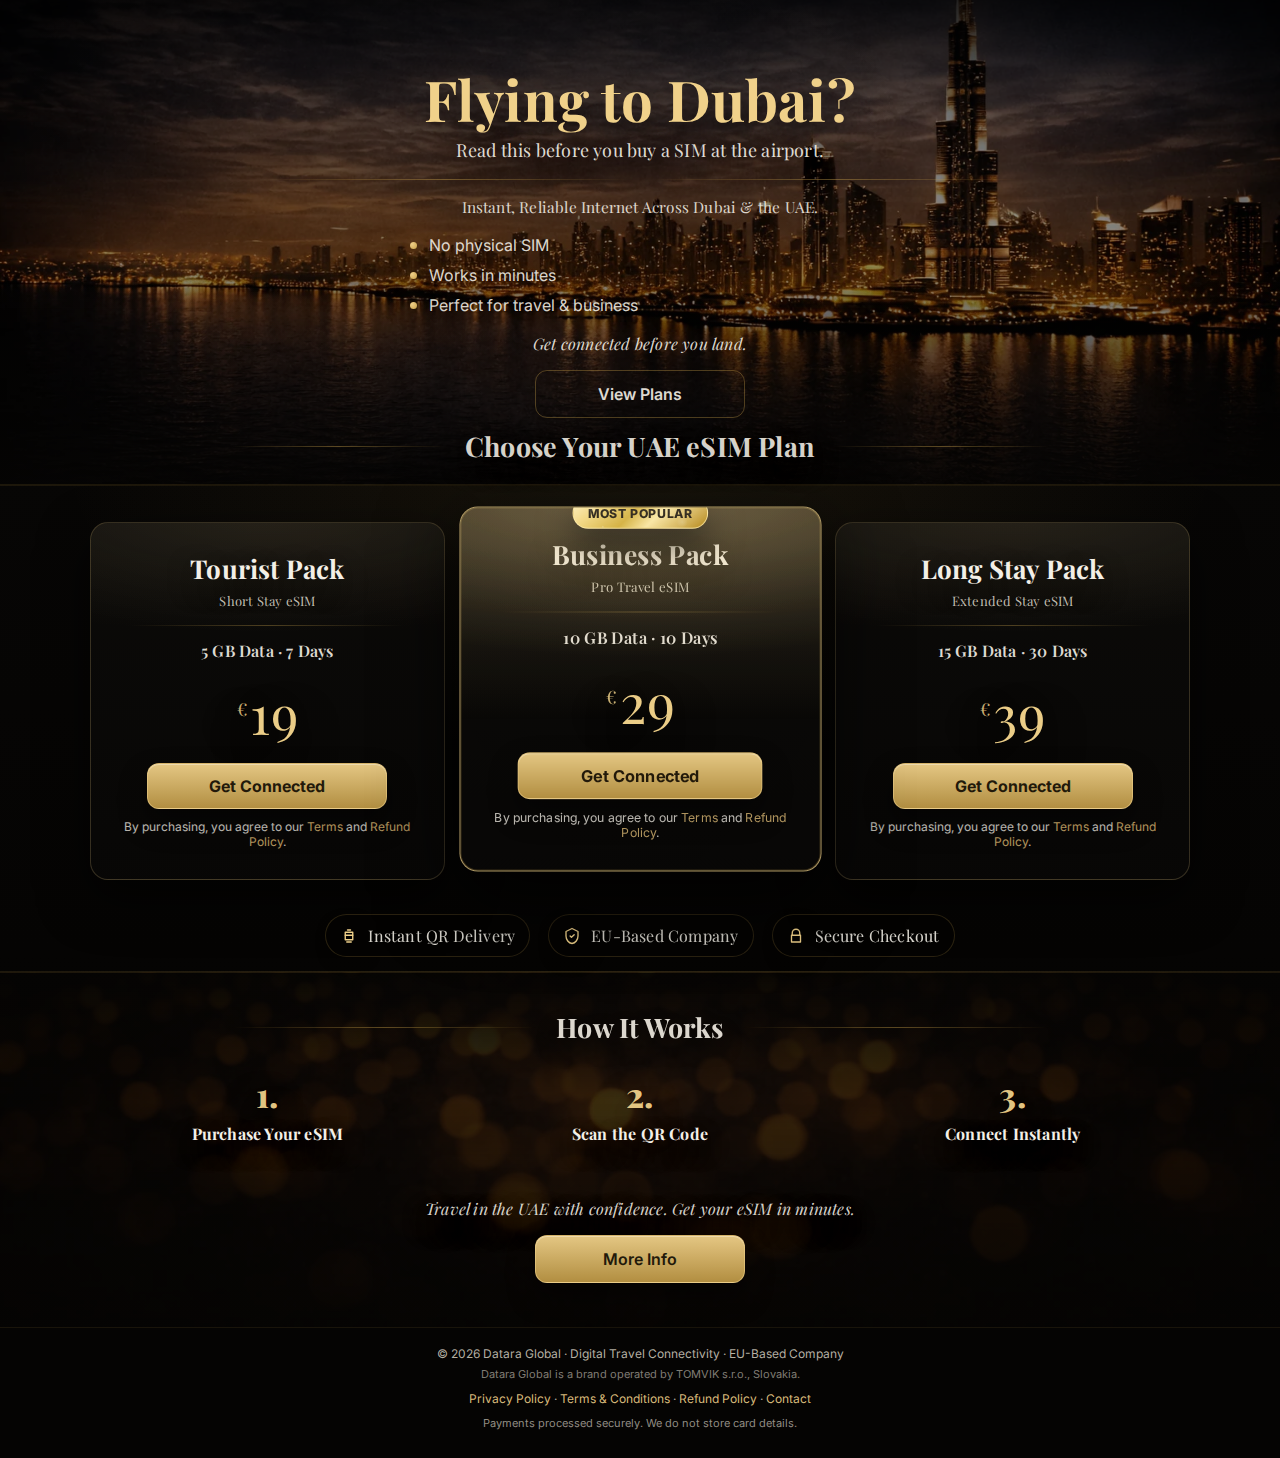
<file: index.html>
<!doctype html>
<html lang="en">
<head>
  <meta charset="utf-8" />
  <meta name="viewport" content="width=device-width, initial-scale=1" />
  <title>UAE eSIM for Dubai &amp; UAE Travel | uaesim</title>
  <meta name="description" content="Premium UAE eSIMs with instant QR delivery, fast data, and easy setup before you land in Dubai." />
  <link rel="canonical" href="https://uaesim.com/" />
  <meta property="og:title" content="UAE eSIM for Dubai &amp; UAE Travel | uaesim" />
  <meta property="og:description" content="Premium UAE eSIMs with instant QR delivery, fast data, and easy setup before you land in Dubai." />
  <meta property="og:type" content="website" />
  <meta property="og:url" content="https://uaesim.com/" />
  <meta property="og:image" content="https://uaesim.com/assets/hero-dubai.webp" />
  <meta name="twitter:card" content="summary_large_image" />
  <meta name="twitter:title" content="UAE eSIM for Dubai &amp; UAE Travel | uaesim" />
  <meta name="twitter:description" content="Premium UAE eSIMs with instant QR delivery, fast data, and easy setup before you land in Dubai." />
  <meta name="twitter:image" content="https://uaesim.com/assets/hero-dubai.webp" />
  <link rel="preconnect" href="https://fonts.googleapis.com">
  <link rel="preconnect" href="https://fonts.gstatic.com" crossorigin>
  <link href="https://fonts.googleapis.com/css2?family=Inter:wght@300;400;500;600&family=Playfair+Display:wght@500;600;700&display=swap" rel="stylesheet">

  <style>

    :root{
      --bg:#070605;
      --panel:#0c0b09;
      --panel2:#0a0907;
      --text:#f3efe6;
      --muted:#d6d0c2;
      --gold:#caa24a;
      --gold2:#f0d18a;
      --line: rgba(202,162,74,.45);
      --shadow: 0 18px 50px rgba(0,0,0,.65);
      --radius: 18px;
    }
    *{box-sizing:border-box}
    html,body{height:100%}
    body{
      margin:0;
      font-family: Inter, system-ui, -apple-system, Segoe UI, Roboto, Arial, sans-serif;
      color:var(--text);
      background: radial-gradient(1200px 600px at 50% 0%, rgba(202,162,74,.10), transparent 55%),
                  linear-gradient(#050403, #070605 30%, #050403);
      overflow-x:hidden;
    }
    a{color:inherit}
    .wrap{width:min(1100px, 92vw); margin:0 auto;}
    .serif{font-family:"Playfair Display", serif; letter-spacing:.2px}
    .center{text-align:center}
    .muted{color:var(--muted)}
    .gold{color:var(--gold2)}
    .hr{
      display:flex; align-items:center; gap:18px;
      margin: 18px auto 0;
      width:min(760px, 92vw);
      opacity:.95;
    }
    .hr::before, .hr::after{
      content:""; height:1px; flex:1;
      background:linear-gradient(90deg, transparent, var(--line), transparent);
    }
    .chipline{
      display:inline-block;
      padding: 10px 14px;
      border:1px solid rgba(202,162,74,.25);
      border-left:0;border-right:0;
      color: rgba(243,239,230,.95);
      font-weight:500;
      letter-spacing:.2px;
    }
    /* HERO */
    .hero{
      position:relative;
      min-height: auto;
      padding: 70px 0 10px;
      background:
        linear-gradient(180deg, rgba(0,0,0,.86) 0%, rgba(0,0,0,.54) 22%, rgba(0,0,0,.40) 55%, rgba(5,4,3,.92) 100%),
        url("assets/hero-dubai.webp");
      background-size: cover;
      background-position: right 55% center;
      border-bottom: 1px solid rgba(202,162,74,.14);
    }
    .hero::after{
      content:"";
      position:absolute; inset:0;
      background: radial-gradient(900px 520px at 28% 18%, rgba(0,0,0,.20), transparent 62%);
      pointer-events:none;
      mix-blend-mode: normal;
    }
    .hero-inner{position:relative; z-index:1}
    h1{
      margin:0;
      font-size: clamp(40px, 4.4vw, 62px);
      line-height:1.03;
      text-shadow: 0 12px 30px rgba(0,0,0,.65);
    }
    .sub1{
      margin: 10px 0 0;
      font-size: clamp(16px, 1.4vw, 22px);
      color: rgba(243,239,230,.92);
      text-shadow: 0 10px 26px rgba(0,0,0,.6);
    }
    .lead{
      margin: 16px auto 0;
      width: min(720px, 92vw);
      font-size: clamp(14px, 1.2vw, 18px);
      color: rgba(243,239,230,.88);
    }
    .bullets{
      margin: 18px auto 0;
      width: min(460px, 92vw);
      text-align:left;
      display:grid;
      gap:10px;
      font-size: 16px;
      color: rgba(243,239,230,.90);
    }
    .bullet{
      display:flex; align-items:flex-start; gap:12px;
    }
    .dot{
      margin-top: 7px;
      width:7px;height:7px;border-radius:999px;
      background: radial-gradient(circle at 30% 30%, var(--gold2), var(--gold));
      box-shadow: 0 0 18px rgba(202,162,74,.55);
      flex:0 0 auto;
    }
    .hero-cta{
      margin: 18px auto 0;
      font-style: italic;
      color: rgba(243,239,230,.92);
    }
    .btn{
      display:inline-flex;
      align-items:center;
      justify-content:center;
      gap:10px;
      padding: 13px 22px;
      border-radius: 12px;
      border:1px solid rgba(240,209,138,.55);
      background: linear-gradient(180deg, rgba(240,209,138,.95), rgba(202,162,74,.88));
      color:#22190a;
      font-weight: 600;
      text-decoration:none;
      box-shadow: 0 14px 28px rgba(0,0,0,.45), inset 0 1px 0 rgba(255,255,255,.35);
      transition: transform .12s ease, filter .12s ease;
      min-width: 210px;
    }
    .btn:hover{transform: translateY(-1px); filter: brightness(1.03);}
    .btn:active{transform: translateY(0px); filter: brightness(.98);}
    .btn.secondary{
      background: transparent;
      color: rgba(243,239,230,.92);
      border:1px solid rgba(202,162,74,.35);
      box-shadow:none;
      min-width: 210px;
    }
    .btnwrap{margin-top: 16px}
    /* SECTION TITLES */
    .section{
      padding: 34px 0;
      background: linear-gradient(180deg, rgba(5,4,3,.98), rgba(7,6,5,.98));
    }
    .title-row{
      display:flex;
      align-items:center;
      justify-content:center;
      gap:18px;
      margin: 10px auto 10px;
      width: min(820px, 92vw);
      opacity:.95;
    }
    .title-row::before, .title-row::after{
      content:""; height:1px; flex:1;
      background: linear-gradient(90deg, transparent, var(--line), transparent);
    }
    .title-row h2{
      margin:0;
      font-size: clamp(20px, 2.1vw, 28px);
      color: rgba(243,239,230,.95);
      text-shadow: 0 10px 24px rgba(0,0,0,.55);
    }

    /* PRICING */
    .plans{
      padding: 18px 0 8px;
      background: radial-gradient(900px 500px at 50% -10%, rgba(202,162,74,.10), transparent 65%),
                  linear-gradient(180deg, rgba(7,6,5,.98), rgba(5,4,3,.98));
      border-top: 1px solid rgba(202,162,74,.12);
      border-bottom: 1px solid rgba(202,162,74,.12);
    }
    .grid{
      display:grid;
      grid-template-columns: repeat(3, 1fr);
      gap: 18px;
      margin-top: 18px;
    }
    .card{
      position:relative;
      padding: 22px 18px 18px;
      border-radius: var(--radius);
      background:
        radial-gradient(900px 200px at 50% 0%, rgba(202,162,74,.08), transparent 55%),
        linear-gradient(180deg, rgba(12,11,9,.92), rgba(8,7,6,.94));
      border:1px solid rgba(240,209,138,.20);
      box-shadow: var(--shadow);
      text-align:center;
      overflow:hidden;
    }
    .card::after{
      content:"";
      position:absolute; inset:0;
      background: radial-gradient(600px 240px at 50% -10%, rgba(255,255,255,.06), transparent 62%);
      pointer-events:none;
    }
    .card.featured{
      border: 1px solid rgba(240,209,138,.70);
      box-shadow: 0 26px 78px rgba(0,0,0,.78), 0 0 0 1px rgba(202,162,74,.25) inset;
      transform: translateY(-12px) scale(1.02);
      z-index: 2;
    }
    .card.featured::before{
      content:"";
      position:absolute; inset:-2px;
      border-radius: calc(var(--radius) + 2px);
      background: radial-gradient(700px 240px at 50% 0%, rgba(240,209,138,.28), transparent 62%),
                  linear-gradient(180deg, rgba(240,209,138,.18), transparent 60%);
      pointer-events:none;
      filter: blur(0px);
      opacity: .9;
    }
    .card.featured .badge{
      top: -10px;
      padding: 7px 14px;
      box-shadow: 0 16px 34px rgba(0,0,0,.55);
    }
    .badge{
      position:absolute;
      top: -14px; left:50%;
      transform: translateX(-50%);
      padding: 8px 16px;
      border-radius: 999px;
      font-weight: 800;
      font-size: 12px;
      letter-spacing: .45px;
      color: #1c1406;
      border: 1px solid rgba(255,236,170,.70);
      background: linear-gradient(135deg,
        rgba(255,240,186,.98) 0%,
        rgba(245,218,128,.98) 18%,
        rgba(212,175,55,.98) 45%,
        rgba(255,235,162,.96) 62%,
        rgba(184,134,11,.92) 100%);
      box-shadow:
        0 16px 34px rgba(0,0,0,.55),
        0 0 0 1px rgba(255,236,170,.22) inset,
        0 10px 22px rgba(212,175,55,.18);
      text-transform: uppercase;
      white-space: nowrap;
      overflow:hidden;
    }
    /* glitter texture */
    .badge::before{
      content:"";
      position:absolute;
      inset:-8px;
      background:
        radial-gradient(10px 10px at 18% 35%, rgba(255,255,255,.55), transparent 60%),
        radial-gradient(12px 12px at 62% 20%, rgba(255,255,255,.45), transparent 62%),
        radial-gradient(9px 9px at 78% 70%, rgba(255,255,255,.35), transparent 60%),
        radial-gradient(2px 2px at 25% 80%, rgba(255,255,255,.50), transparent 70%),
        radial-gradient(2px 2px at 70% 55%, rgba(255,255,255,.40), transparent 70%),
        linear-gradient(180deg, rgba(255,255,255,.28), rgba(255,255,255,0));
      opacity:.55;
      mix-blend-mode: screen;
      filter: blur(.2px);
      pointer-events:none;
    }
    /* moving shine */
    .badge::after{
      content:"";
      position:absolute;
      inset:-2px;
      background: linear-gradient(115deg,
        transparent 0%,
        rgba(255,255,255,0) 35%,
        rgba(255,255,255,.85) 48%,
        rgba(255,255,255,0) 60%,
        transparent 100%);
      transform: translateX(-140%);
      animation: badgeShimmer 2.8s ease-in-out infinite;
      opacity:.85;
      mix-blend-mode: screen;
      pointer-events:none;
    }
    @keyframes badgeShimmer{
      0%{transform: translateX(-140%)}
      45%{transform: translateX(-140%)}
      100%{transform: translateX(140%)}
    }
    .card h3{
      margin: 6px 0 6px;
      font-size: 26px;
      text-shadow: 0 10px 24px rgba(0,0,0,.6);
    }
    .kicker{
      margin:0 0 16px;
      font-size: 13px;
      color: rgba(214,208,194,.9);
    }
    .divider{
      margin: 12px auto 14px;
      width: 86%;
      height:1px;
      background: linear-gradient(90deg, transparent, rgba(202,162,74,.35), transparent);
    }
    .spec{
      margin: 0 0 16px;
      font-weight: 600;
      color: rgba(243,239,230,.92);
    }
    .price{
      margin: 10px 0 14px;
      font-size: 54px;
      letter-spacing: .5px;
      color: rgba(240,209,138,.98);
      text-shadow: 0 16px 40px rgba(0,0,0,.7);
    }
    .price small{
      font-size: 18px;
      color: rgba(240,209,138,.85);
      vertical-align: super;
      margin-right: 2px;
    }
    .card .btn{
      min-width: 0;
      width: min(240px, 88%);
      padding: 12px 18px;
      border-radius: 12px;
      font-weight: 700;
    }

    /* TRUST BAR */
    .trust{
      padding: 18px 0 0;
    }
    .trust-row{
      margin: 16px auto 6px;
      width: min(900px, 92vw);
      display:flex;
      gap: 18px;
      align-items:center;
      justify-content:center;
      flex-wrap: wrap;
      color: rgba(243,239,230,.88);
    }
    .trust-item{
      display:flex; align-items:center; gap:10px;
      padding: 10px 14px;
      border-radius: 999px;
      border:1px solid rgba(202,162,74,.20);
      background: rgba(0,0,0,.18);
      backdrop-filter: blur(4px);
    }
    .icon{
      width:18px;height:18px; flex:0 0 auto;
      color: var(--gold2);
      filter: drop-shadow(0 6px 14px rgba(0,0,0,.55));
    }

    /* HOW IT WORKS */
    .how{
      padding: 26px 0 0;
      background:
        linear-gradient(180deg, rgba(5,4,3,.98) 0%, rgba(5,4,3,.78) 36%, rgba(5,4,3,.92) 100%),
        url("assets/bottom-bokeh.webp");
      background-size: cover;
      background-position: center bottom;
      border-top: 1px solid rgba(202,162,74,.12);
    }
    .how-grid{
      margin-top: 12px;
      display:grid;
      grid-template-columns: repeat(3, 1fr);
      gap: 18px;
      align-items:start;
      text-align:center;
    }
    .step{
      padding: 14px 10px;
    }
    .step .n{
      font-size: 34px;
      font-weight: 800;
      color: rgba(240,209,138,.96);
      text-shadow: 0 14px 34px rgba(0,0,0,.75);
      margin-bottom: 6px;
    }
    .step .t{
      font-weight: 700;
      font-size: 16px;
      margin-bottom: 8px;
      text-shadow: 0 10px 22px rgba(0,0,0,.65);
    }
    .step .arrow{
      margin: 8px auto 0;
      width: 42px;
      height: 1px;
      background: linear-gradient(90deg, transparent, rgba(202,162,74,.45), transparent);
    }
    .closing{
      padding: 22px 0 44px;
      text-align:center;
    }
    .closing p{
      margin: 10px auto 16px;
      font-style: italic;
      width: min(760px, 92vw);
      color: rgba(243,239,230,.90);
      text-shadow: 0 12px 28px rgba(0,0,0,.7);
    }

    /* FOOTER */
    footer{
      padding: 18px 0 28px;
      background: rgba(5,4,3,.98);
      border-top: 1px solid rgba(202,162,74,.10);
      color: rgba(214,208,194,.85);
      font-size: 12px;
    }
    footer a{color: rgba(240,209,138,.9); text-decoration:none}
    footer a:hover{text-decoration:underline}

    /* RESPONSIVE */
    @media (max-width: 960px){
      .hero{min-height:auto; padding-top:56px;}
      .grid{grid-template-columns: 1fr; gap:14px;}
      .card.featured{transform:none;}
      .how-grid{grid-template-columns: 1fr; gap: 8px;}
      .bullets{width: min(520px, 92vw); text-align:left;}
      .title-row{gap: 14px;}
      .trust-item{width: 100%; justify-content:center;}
    }
    @media (max-width: 420px){
      .btn{min-width: 0; width: 100%;}
      .btnwrap{display:grid; gap:10px;}
      .price{font-size: 48px;}
      .hero{background-position: right 62% center;}
    }
  .microcopy {
  font-size: 12px;
  margin-top: 10px;
  opacity: 0.75;
  text-align: center;
}

.microcopy a {
  color: #e6c27a;
  text-decoration: none;
}

.microcopy a:hover {
  text-decoration: underline;
}

  </style>
</head>

<body>
  <header class="hero">
    <div class="wrap hero-inner center">
      <h1 class="serif gold">Flying to Dubai?</h1>
      <div class="sub1 serif">Read this before you buy a SIM at the airport.</div>

      <div class="hr" aria-hidden="true"></div>
      <div class="lead serif">Instant, Reliable Internet Across Dubai &amp; the UAE.</div>

      <div class="bullets">
        <div class="bullet"><span class="dot"></span><span>No physical SIM</span></div>
        <div class="bullet"><span class="dot"></span><span>Works in minutes</span></div>
        <div class="bullet"><span class="dot"></span><span>Perfect for travel &amp; business</span></div>
      </div>

      <div class="hero-cta serif">Get connected before you land.</div>

      <div class="btnwrap">
        <a class="btn secondary" href="#plans">View Plans</a>
      </div>

      <div class="title-row">
        <h2 class="serif">Choose Your UAE eSIM Plan</h2>
      </div>
    </div>
  </header>

  <main>
  <section id="plans" class="plans">
    <div class="wrap">

      <div class="grid">

        <article class="card">
          <h3 class="serif">Tourist Pack</h3>
          <p class="kicker serif">Short Stay eSIM</p>
          <div class="divider"></div>
          <p class="spec serif">5 GB Data · 7 Days</p>
          <div class="price serif"><small>€</small>19</div>

          <a class="btn" href="https://buy.stripe.com/REPLACE_TOURIST">
            Get Connected
          </a>

          <p class="microcopy">
            By purchasing, you agree to our
            <a href="terms.html">Terms</a> and
            <a href="refund.html">Refund Policy</a>.
          </p>
        </article>

        <article class="card featured">
          <div class="badge">Most Popular</div>
          <h3 class="serif">Business Pack</h3>
          <p class="kicker serif">Pro Travel eSIM</p>
          <div class="divider"></div>
          <p class="spec serif">10 GB Data · 10 Days</p>
          <div class="price serif"><small>€</small>29</div>

          <a class="btn" href="https://buy.stripe.com/REPLACE_BUSINESS">
            Get Connected
          </a>

          <p class="microcopy">
            By purchasing, you agree to our
            <a href="terms.html">Terms</a> and
            <a href="refund.html">Refund Policy</a>.
          </p>
        </article>

        <article class="card">
          <h3 class="serif">Long Stay Pack</h3>
          <p class="kicker serif">Extended Stay eSIM</p>
          <div class="divider"></div>
          <p class="spec serif">15 GB Data · 30 Days</p>
          <div class="price serif"><small>€</small>39</div>

          <a class="btn" href="https://buy.stripe.com/REPLACE_LONGSTAY">
            Get Connected
          </a>

          <p class="microcopy">
            By purchasing, you agree to our
            <a href="terms.html">Terms</a> and
            <a href="refund.html">Refund Policy</a>.
          </p>
        </article>

      </div>

        <div class="trust">
          <div class="trust-row">
            <div class="trust-item">
              <svg class="icon" viewBox="0 0 24 24" fill="none" stroke="currentColor" stroke-width="1.8" stroke-linecap="round" stroke-linejoin="round" aria-hidden="true">
                <path d="M7 7h10v10H7z"></path><path d="M7 11h10"></path><path d="M10 4h4"></path><path d="M9 20h6"></path>
              </svg>
              <span class="serif">Instant QR Delivery</span>
            </div>

            <div class="trust-item">
              <svg class="icon" viewBox="0 0 24 24" fill="none" stroke="currentColor" stroke-width="1.8" stroke-linecap="round" stroke-linejoin="round" aria-hidden="true">
                <path d="M12 2l8 4v6c0 5-3.5 9.5-8 10-4.5-.5-8-5-8-10V6l8-4z"></path>
                <path d="M9.5 12l1.8 1.8 3.6-3.6"></path>
              </svg>
              <span class="serif">EU-Based Company</span>
            </div>

            <div class="trust-item">
              <svg class="icon" viewBox="0 0 24 24" fill="none" stroke="currentColor" stroke-width="1.8" stroke-linecap="round" stroke-linejoin="round" aria-hidden="true">
                <path d="M7 11V8a5 5 0 0 1 10 0v3"></path>
                <path d="M6 11h12v9H6z"></path>
              </svg>
              <span class="serif">Secure Checkout</span>
            </div>
          </div>
        </div>

      </div>
    </section>

    <section class="how">
      <div class="wrap">
        <div class="title-row" style="margin-top: 10px;">
          <h2 class="serif">How It Works</h2>
        </div>

        <div class="how-grid">
          <div class="step">
            <div class="n serif">1.</div>
            <div class="t serif">Purchase Your eSIM</div>
          </div>
          <div class="step">
            <div class="n serif">2.</div>
            <div class="t serif">Scan the QR Code</div>
          </div>
          <div class="step">
            <div class="n serif">3.</div>
            <div class="t serif">Connect Instantly</div>
          </div>
        </div>

        <div class="closing">
          <p class="serif">Travel in the UAE with confidence. Get your eSIM in minutes.</p>
          <a class="btn" href="more-info.html">More Info</a>
        </div>
      </div>
    </section>

    <footer>
  <div class="wrap center">
    <div>© <span id="y"></span> Datara Global · Digital Travel Connectivity · EU-Based Company</div>
<div style="font-size:11px; opacity:.7; margin-top:6px;">
  Datara Global is a brand operated by TOMVIK s.r.o., Slovakia.
</div>

    <div style="margin:10px 0;">
      <a href="privacy.html">Privacy Policy</a> ·
      <a href="terms.html">Terms & Conditions</a> ·
      <a href="refund.html">Refund Policy</a> ·
      <a href="contact.html">Contact</a>
    </div>

    <div style="font-size:11px; opacity:.8;">
      Payments processed securely. We do not store card details.
    </div>
  </div>
</footer>

  </main>

  <script>
    document.getElementById('y').textContent = new Date().getFullYear();
  </script>
</body>
</html>
</file>
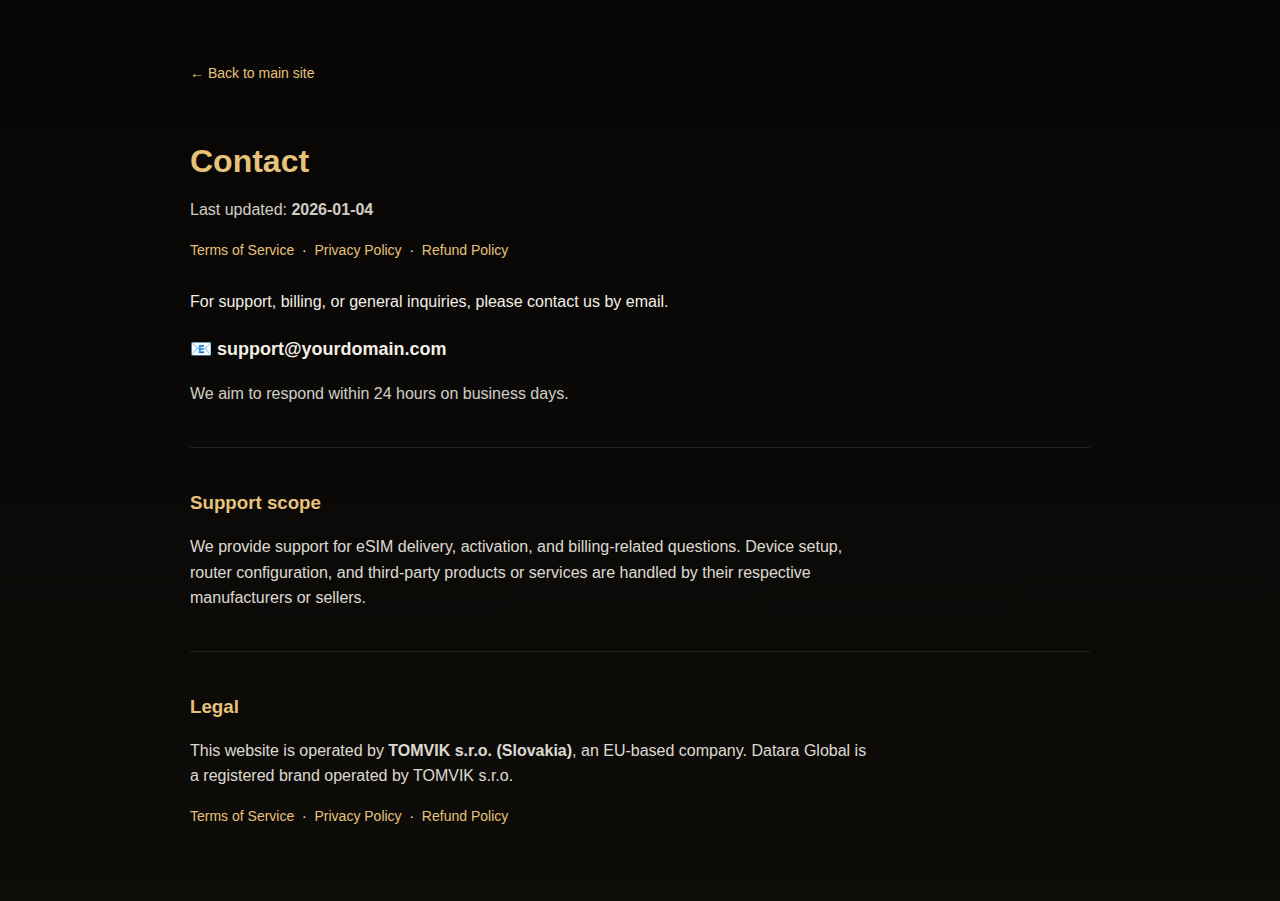
<file: contact.html>
<!doctype html>
<html lang="en">
<head>
  <meta charset="utf-8">
  <meta name="viewport" content="width=device-width, initial-scale=1">
  <title>Contact uaesim Support</title>
  <meta name="description" content="Get in touch with uaesim for support, billing questions, or general inquiries." />
  <link rel="canonical" href="https://uaesim.com/contact.html" />
  <meta property="og:title" content="Contact uaesim Support" />
  <meta property="og:description" content="Get in touch with uaesim for support, billing questions, or general inquiries." />
  <meta property="og:type" content="website" />
  <meta property="og:url" content="https://uaesim.com/contact.html" />
  <meta property="og:image" content="https://uaesim.com/assets/hero-dubai.webp" />
  <meta name="twitter:card" content="summary_large_image" />
  <meta name="twitter:title" content="Contact uaesim Support" />
  <meta name="twitter:description" content="Get in touch with uaesim for support, billing questions, or general inquiries." />
  <meta name="twitter:image" content="https://uaesim.com/assets/hero-dubai.webp" />
</head>

<body style="
  margin:0;
  background:linear-gradient(180deg,#070605,#0e0c09);
  color:#f3efe6;
  font-family:Inter,Arial,sans-serif;
  line-height:1.6;
">

  <div style="max-width:900px;margin:0 auto;padding:60px 20px;">

    <a href="index.html" style="
      display:inline-block;
      margin-bottom:30px;
      color:#e6c27a;
      text-decoration:none;
      font-size:14px;
    ">
      ← Back to main site
    </a>

    <h1 style="color:#e6c27a;margin-bottom:10px;">Contact</h1>
    <p style="opacity:.85;margin-top:0;">Last updated: <strong>2026-01-04</strong></p>

    <!-- Quick links (no footer needed) -->
    <p style="font-size:14px;margin:16px 0 28px 0;">
      <a href="terms.html" style="color:#e6c27a;text-decoration:none;">Terms of Service</a>
      &nbsp;·&nbsp;
      <a href="privacy.html" style="color:#e6c27a;text-decoration:none;">Privacy Policy</a>
      &nbsp;·&nbsp;
      <a href="refund.html" style="color:#e6c27a;text-decoration:none;">Refund Policy</a>
    </p>

    <p style="max-width:640px;">
      For support, billing, or general inquiries, please contact us by email.
    </p>

    <p style="font-size:18px;margin-top:20px;">
      📧 <strong>support@yourdomain.com</strong>
    </p>

    <p style="opacity:.85;">
      We aim to respond within 24 hours on business days.
    </p>

    <hr style="
      border:none;
      height:1px;
      background:rgba(255,255,255,.1);
      margin:40px 0;
    ">

    <h3 style="color:#e6c27a;margin-bottom:10px;">Support scope</h3>

    <p style="max-width:680px;opacity:.9;">
      We provide support for eSIM delivery, activation, and billing-related questions.
      Device setup, router configuration, and third-party products or services
      are handled by their respective manufacturers or sellers.
    </p>

    <hr style="
      border:none;
      height:1px;
      background:rgba(255,255,255,.1);
      margin:40px 0;
    ">

    <h3 style="color:#e6c27a;margin-bottom:10px;">Legal</h3>

    <p style="max-width:680px;opacity:.9;">
      This website is operated by <strong>TOMVIK s.r.o. (Slovakia)</strong>, an EU-based company.
Datara Global is a registered brand operated by TOMVIK s.r.o.
    </p>

    <p style="font-size:14px;margin-top:10px;">
      <a href="terms.html" style="color:#e6c27a;text-decoration:none;">Terms of Service</a>
      &nbsp;·&nbsp;
      <a href="privacy.html" style="color:#e6c27a;text-decoration:none;">Privacy Policy</a>
      &nbsp;·&nbsp;
      <a href="refund.html" style="color:#e6c27a;text-decoration:none;">Refund Policy</a>
    </p>

  </div>

</body>
</html>
</file>
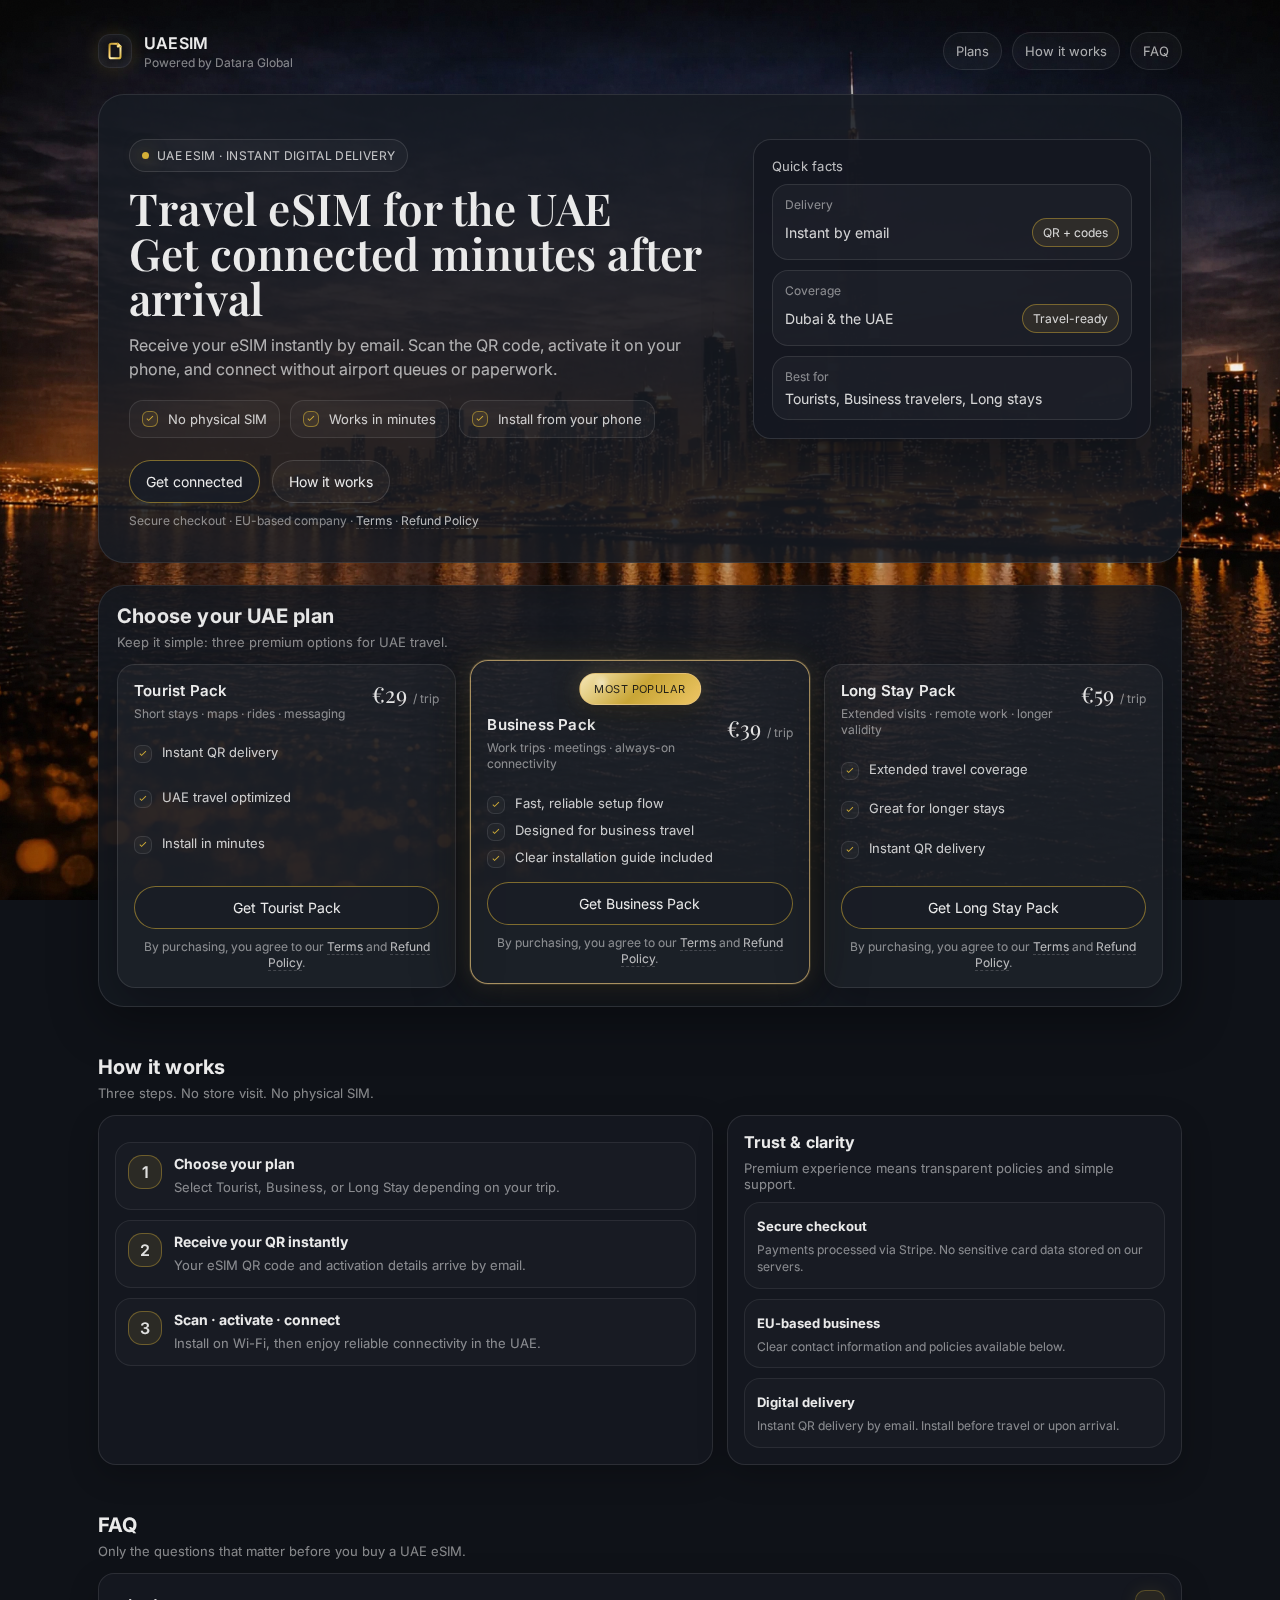
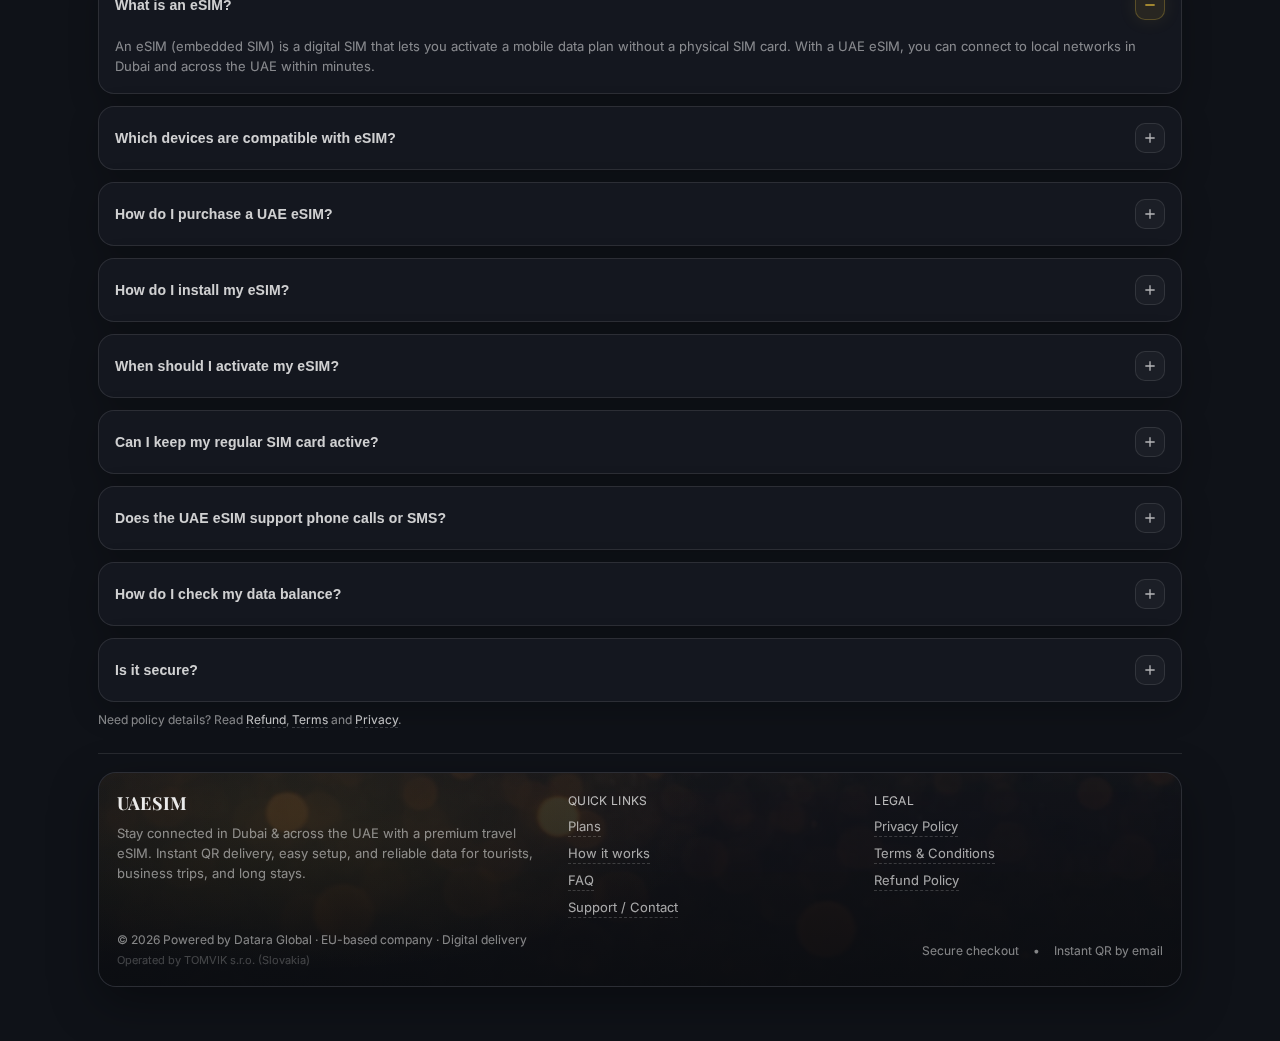
<file: more-info.html>
<!DOCTYPE html>
<html lang="en">
<head>
  <meta charset="utf-8" />
  <meta name="viewport" content="width=device-width,initial-scale=1" />
  <title>UAE eSIM Plans, Setup &amp; FAQ | uaesim</title>
  <meta name="description" content="Compare UAE eSIM plans, check device compatibility, and follow setup steps with our quick FAQ." />
  <link rel="canonical" href="https://uaesim.com/more-info.html" />
  <meta property="og:title" content="UAE eSIM Plans, Setup &amp; FAQ | uaesim" />
  <meta property="og:description" content="Compare UAE eSIM plans, check device compatibility, and follow setup steps with our quick FAQ." />
  <meta property="og:type" content="website" />
  <meta property="og:url" content="https://uaesim.com/more-info.html" />
  <meta property="og:image" content="https://uaesim.com/assets/hero-dubai.webp" />
  <meta name="twitter:card" content="summary_large_image" />
  <meta name="twitter:title" content="UAE eSIM Plans, Setup &amp; FAQ | uaesim" />
  <meta name="twitter:description" content="Compare UAE eSIM plans, check device compatibility, and follow setup steps with our quick FAQ." />
  <meta name="twitter:image" content="https://uaesim.com/assets/hero-dubai.webp" />

  <link rel="preconnect" href="https://fonts.googleapis.com">
  <link rel="preconnect" href="https://fonts.gstatic.com" crossorigin>
  <link href="https://fonts.googleapis.com/css2?family=Inter:wght@300;400;600&family=Playfair+Display:wght@500;600&display=swap" rel="stylesheet">

<style>
  :root{
    --bg0:#0f1218;
    --surface:#161a22;
    --surface2:#151821;
    --text:#eaeaea;
    --muted:rgba(234,234,234,.72);
    --muted2:rgba(234,234,234,.55);

    --gold:#d4af37;
    --goldSoft:#e6c27a;

    --shadow: 0 16px 48px rgba(0,0,0,.35);
    --radius: 18px;
    --radius2: 26px;
    --max: 1120px;
  }

  *{box-sizing:border-box}
  html,body{height:100%}

  body{
    margin:0;
    font-family: Inter, system-ui, -apple-system, Segoe UI, Roboto, Arial, sans-serif;
    color:var(--text);
    background: var(--bg0);
    overflow-x:hidden;
    position: relative;
  }

  /* ===== PAGE BACKGROUNDS (TOP + BOTTOM) ===== */
.pageBg{
  position: fixed;
  inset: 0;
  pointer-events: none;
  z-index: -3;

  /* 1) képek + 2) kontrollált sötétítés + 3) arany glow + 4) vignette */
  background:
    /* TOP skyline (finoman) */
    url("assets/background_top.webp") top center / cover no-repeat,

    /* BOTTOM bokeh (erősebben, hogy a footerben is kijöjjön) */
    url("assets/background_bottom.webp") bottom center / cover no-repeat,

    /* arany glow a hero köré */
    radial-gradient(1100px 650px at 35% 18%, rgba(212,175,55,.18), transparent 62%),

    /* fő sötétítés (NE legyen túl erős) */
    linear-gradient(180deg,
      rgba(8,10,14,.15) 0%,
      rgba(8,10,14,.35) 45%,
      rgba(8,10,14,.55) 100%
    ),

    /* vignette (széleken sötétebb, középen tisztább) */
    radial-gradient(1400px 900px at 50% 35%,
      transparent 40%,
      rgba(0,0,0,.55) 100%
    );

  /* luxus: picit mélyebb kontraszt */
  filter: saturate(1.08) contrast(1.06);
}


  .pageBgTop{
    position: fixed;
    inset: 0;
    pointer-events: none;
    z-index: -4;
    background-image: url("assets/background_top.webp");
    background-size: cover;
    background-position: center top;
    background-repeat: no-repeat;
    opacity: .24; /* finom, luxus */
  }
  .pageBgBottom{
    position: fixed;
    inset: 0;
    pointer-events: none;
    z-index: -5;
    background-image: url("assets/background_bottom.webp");
    background-size: cover;
    background-position: center bottom;
    background-repeat: no-repeat;
    opacity: .22;
  }

  /* Stable grain (NO blend, NO blur) */
  body::before{
    content:"";
    position:fixed;
    inset:0;
    pointer-events:none;
    opacity:.06;
    z-index:-2;
    background-image:url("data:image/svg+xml,%3Csvg xmlns='http://www.w3.org/2000/svg' width='180' height='180'%3E%3Cfilter id='n'%3E%3CfeTurbulence type='fractalNoise' baseFrequency='.8' numOctaves='2' stitchTiles='stitch'/%3E%3C/filter%3E%3Crect width='180' height='180' filter='url(%23n)' opacity='.35'/%3E%3C/svg%3E");
  }

  /* Kill seam triggers globally */
  *{
    mix-blend-mode: normal !important;
    backdrop-filter: none !important;
    -webkit-backdrop-filter: none !important;
    filter: none !important;
  }

  /* Background ornaments OFF */
  .bg-ornaments{display:none !important;}

  .wrap{max-width:var(--max); margin:0 auto; padding:22px 18px 54px; position:relative; z-index:1;}

  /* Top bar */
  .topbar{display:flex; align-items:center; justify-content:space-between; padding:10px 0 24px; gap:14px}
  .brand{display:flex; align-items:center; gap:12px; text-decoration:none; color:var(--text);}

  /* === GOLD OUTLINE SIM LOGO (left of brand) === */
  .logoSim{
    width:34px;
    height:34px;
    flex:0 0 auto;
    border-radius:12px;
    position:relative;
    background: rgba(255,255,255,.03);
    border:1px solid rgba(255,255,255,.10);
    box-shadow: 0 0 18px rgba(212,175,55,.18), inset 0 0 12px rgba(255,255,255,.08);
    overflow:hidden;
    display:grid;
    place-items:center;
  }
  .logoSim svg{width:22px; height:22px; display:block;}
  .logoSim .goldStroke{
    stroke: url(#goldGrad);
    stroke-width: 2.2;
    fill: none;
    stroke-linecap: round;
    stroke-linejoin: round;
  }
  .logoSim::after{
    content:"";
    position:absolute;
    inset:-60%;
    background: linear-gradient(120deg, transparent 40%, rgba(255,255,255,.55) 50%, transparent 60%);
    transform: translateX(-70%);
    animation: simShimmer 2.6s ease-in-out infinite;
    opacity:.8;
    pointer-events:none;
  }
  @keyframes simShimmer{
    0%{transform: translateX(-75%)}
    55%{transform: translateX(75%)}
    100%{transform: translateX(75%)}
  }

  .brandName{font-weight:600; letter-spacing:.2px;}
  .brandSub{display:block; font-size:12px; color:var(--muted2); margin-top:2px;}

  .miniNav{display:flex; gap:10px; align-items:center; flex-wrap:wrap;}
  .navLink{
    font-size:13px; color:var(--muted); text-decoration:none;
    padding:10px 12px; border:1px solid rgba(255,255,255,.10);
    border-radius:999px; background:rgba(255,255,255,.03);
  }
  .navLink:hover{border-color:rgba(212,175,55,.35); color:var(--text)}

  /* Hero */
  .hero{
    position:relative;
    border:1px solid rgba(255,255,255,.10);
    background: rgba(22,26,34,.88);
    border-radius: var(--radius2);
    box-shadow: var(--shadow);
    overflow:hidden;
  }
  /* IMPORTANT: disable hero decorative layer (this caused oval) */
  .hero::before{content:none !important; display:none !important;}

  .heroInner{
    position:relative;
    padding:44px 30px 34px;
    display:grid;
    grid-template-columns: minmax(0, 1.2fr) minmax(0, .8fr);
    gap:26px;
    align-items:start;
  }

  .tag{
    display:inline-flex; gap:8px; align-items:center;
    font-size:12px; letter-spacing:.35px; text-transform:uppercase;
    color:rgba(234,234,234,.82);
    border:1px solid rgba(255,255,255,.12);
    background:rgba(255,255,255,.03);
    border-radius:999px; padding:8px 12px;
  }
  .dot{width:7px; height:7px; border-radius:50%; background:var(--gold); box-shadow:0 0 18px rgba(212,175,55,.55);}

  h1{
    font-family: "Playfair Display", serif;
    font-weight:600; margin:14px 0 12px;
    font-size:44px; line-height:1.02; letter-spacing:.2px;
  }
  .subhead{color:var(--muted); font-size:16px; line-height:1.55; max-width:58ch; margin:0 0 18px;}

  .bullets{display:flex; flex-wrap:wrap; gap:10px; margin:16px 0 22px;}
  .pill{
    display:inline-flex; align-items:center; gap:10px;
    padding:10px 12px; border-radius:14px;
    border:1px solid rgba(255,255,255,.10);
    background:rgba(255,255,255,.03);
    font-size:13px; color:rgba(234,234,234,.86);
  }
  .check{
    width:16px; height:16px; border-radius:6px;
    border:1px solid rgba(212,175,55,.55);
    background:rgba(212,175,55,.10);
    display:inline-grid; place-items:center;
    flex:0 0 auto;
  }
  .check svg{width:12px; height:12px; fill:rgba(212,175,55,.95)}

  .ctaRow{display:flex; gap:12px; flex-wrap:wrap; align-items:center; margin-top:6px;}
  .btn{
    appearance:none;
    border:1px solid rgba(255,255,255,.14);
    background: rgba(255,255,255,.03);
    color:var(--text);
    padding:12px 16px;
    border-radius: 999px;
    font-size:14px;
    cursor:pointer;
    text-decoration:none;
    display:inline-flex;
    align-items:center;
    gap:10px;
    transition: transform .08s ease, border-color .15s ease, background .15s ease;
  }
  .btn:hover{border-color:rgba(212,175,55,.42); background:rgba(255,255,255,.05)}
  .btn:active{transform: translateY(1px)}
  .btnPrimary{
    border-color: rgba(212,175,55,.55);
    background: rgba(26,29,38,.90);
  }
  .btnPrimary:hover{border-color: rgba(212,175,55,.85)}

  .micro{font-size:12px; color:var(--muted2); margin-top:10px;}
  .micro a{color:rgba(234,234,234,.78); text-decoration:none; border-bottom:1px dashed rgba(255,255,255,.18)}
  .micro a:hover{border-bottom-color:rgba(212,175,55,.55)}

  .microCard{
    font-size:12px;
    color:var(--muted2);
    margin:0;
    text-align:center;
    line-height:1.35;
  }
  .microCard a{color:rgba(234,234,234,.78); text-decoration:none; border-bottom:1px dashed rgba(255,255,255,.18)}
  .microCard a:hover{border-bottom-color:rgba(212,175,55,.55)}

  /* Right hero panel */
  .heroSide{
    padding:18px;
    border-radius: var(--radius);
    border:1px solid rgba(255,255,255,.12);
    background: rgba(21,24,33,.92);
    box-shadow: 0 18px 50px rgba(0,0,0,.25);
    min-height: 220px;
  }
  .sideTitle{font-size:13px; color:rgba(234,234,234,.80); letter-spacing:.25px; margin:0 0 10px;}
  .statGrid{display:grid; gap:10px;}
  .stat{
    border:1px solid rgba(255,255,255,.10);
    background: rgba(255,255,255,.03);
    border-radius: 16px;
    padding:12px;
  }
  .stat .k{font-size:12px; color:var(--muted2);}
  .stat .v{
    margin-top:6px; font-size:14px;
    color:rgba(234,234,234,.90);
    display:flex; align-items:center; justify-content:space-between;
    gap:10px;
  }
  .badge{
    font-size:12px;
    padding:6px 10px;
    border-radius:999px;
    border:1px solid rgba(212,175,55,.45);
    background: rgba(212,175,55,.10);
    color:rgba(234,234,234,.90);
    white-space:nowrap;
  }

  /* Sections */
  .section{margin-top:22px; padding:26px 0 0;}
  .sectionHeader{display:flex; align-items:flex-end; justify-content:space-between; gap:18px; margin-bottom:14px;}
  h2{margin:0; font-size:20px; letter-spacing:.2px;}
  .lead{margin:6px 0 0; color:var(--muted2); font-size:13px; max-width:70ch;}

  /* Packages panel */
  #packages{ padding-top: 0; }
  .packagesPanel{
    border:1px solid rgba(255,255,255,.10);
    background: rgba(22,26,34,.88);
    border-radius: var(--radius2);
    padding: 18px;
    box-shadow: var(--shadow);
    overflow:hidden;
  }

  /* Packages */
  .cards{display:grid; grid-template-columns: repeat(3, 1fr); gap:14px;}

  .card{
    position:relative;
    display:flex;
    min-height:240px;
    padding:16px;
    border-radius: var(--radius);
    overflow:hidden;
    background: rgba(255,255,255,.03);
    border:1px solid rgba(255,255,255,.10);
    box-shadow: 0 16px 48px rgba(0,0,0,.30);
  }

  .cardInner{
    width:100%;
    display:flex;
    flex-direction:column;
    height:100%;
  }

  .planTop{display:flex; justify-content:space-between; align-items:flex-start; gap:10px; margin-bottom:10px;}
  .planName{font-weight:600; letter-spacing:.2px; font-size:15px;}
  .planFor{color:var(--muted2); font-size:12px; margin-top:6px; line-height:1.35;}
  .price{
    font-family:"Playfair Display", serif;
    font-size:22px;
    color:rgba(234,234,234,.96);
    margin-top:-2px;
    text-align:right;
    white-space:nowrap;
  }
  .per{font-family:Inter, sans-serif; font-size:12px; color:var(--muted2); margin-left:6px;}

  .list{
    margin:12px 0 14px;
    padding:0;
    list-style:none;
    display:grid;
    gap:8px;
    flex: 1 1 auto;
  }
  .list li{display:flex; gap:10px; align-items:flex-start; color:rgba(234,234,234,.86); font-size:13px; line-height:1.35;}
  .tick{
    width:18px; height:18px; border-radius:7px;
    border:1px solid rgba(255,255,255,.10);
    background: rgba(255,255,255,.03);
    display:inline-grid; place-items:center;
    flex:0 0 auto;
    margin-top:1px;
  }
  .tick svg{width:12px;height:12px; fill: rgba(212,175,55,.95)}
  .card .btn{width:100%; justify-content:center}

  .ctaWrap{
    margin-top:auto;
    display:flex;
    flex-direction:column;
    gap:10px;
  }

  /* Featured Business Pack */
  .featured{
    border-color: rgba(230,194,122,.70);
    background: rgba(255,255,255,.03);
    box-shadow:
      0 18px 56px rgba(0,0,0,.45),
      0 0 0 1px rgba(230,194,122,.18),
      0 0 22px rgba(230,194,122,.12),
      0 0 44px rgba(212,175,55,.08);
    transform: translateY(-4px);
  }

  .popularBadge{
    position:absolute;
    top:12px;
    left:50%;
    transform: translateX(-50%);
    font-size:11px;
    letter-spacing:.46px;
    text-transform:uppercase;
    padding:8px 14px;
    border-radius:999px;
    color:rgba(18,18,18,.92);
    border:1px solid rgba(230,194,122,.70);
    background:
      radial-gradient(14px 14px at 18% 30%, rgba(255,255,255,.45), transparent 62%),
      linear-gradient(135deg, rgba(255,240,190,.96), rgba(212,175,55,.94), rgba(255,211,107,.92));
    box-shadow:
      0 10px 22px rgba(0,0,0,.35),
      0 0 18px rgba(230,194,122,.18),
      0 0 40px rgba(212,175,55,.12);
    overflow:hidden;
    user-select:none;
    pointer-events:none;
  }
  .popularBadge::after{
    content:"";
    position:absolute; inset:-2px;
    background: linear-gradient(110deg, transparent 0%, rgba(255,255,255,0) 35%, rgba(255,255,255,.28) 48%, rgba(255,255,255,0) 60%, transparent 100%);
    transform: translateX(-60%);
    animation: shimmer 2.4s ease-in-out infinite;
    opacity:.9;
  }
  @keyframes shimmer{
    0%{transform: translateX(-70%)}
    55%{transform: translateX(70%)}
    100%{transform: translateX(70%)}
  }

  /* Fix: MOST POPULAR badge ne érjen bele a címbe */
  .card.featured .cardInner{
    padding-top: 38px !important;
  }
  .card.featured .popularBadge{
    top: 12px !important;
  }

  /* How it works + trust */
  .grid2{display:grid; grid-template-columns: 1.15fr .85fr; gap:14px;}
  .panel{
    border:1px solid rgba(255,255,255,.10);
    background: rgba(21,24,33,.92);
    border-radius: var(--radius);
    padding:16px;
    box-shadow: 0 10px 30px rgba(0,0,0,.22);
  }
  .steps{display:grid; gap:10px; margin-top:10px}
  .step{
    display:grid; grid-template-columns: 34px 1fr;
    gap:12px; align-items:start;
    padding:12px;
    border-radius:16px;
    border:1px solid rgba(255,255,255,.08);
    background: rgba(255,255,255,.02);
  }
  .num{
    width:34px; height:34px; border-radius:14px;
    display:grid; place-items:center;
    border:1px solid rgba(212,175,55,.40);
    background: rgba(212,175,55,.10);
    color:rgba(234,234,234,.95);
    font-weight:600;
  }
  .step h3{margin:0; font-size:14px}
  .step p{margin:6px 0 0; color:var(--muted2); font-size:13px; line-height:1.45}

  .trustGrid{display:grid; gap:10px; margin-top:10px;}
  .trust{
    padding:12px;
    border-radius:16px;
    border:1px solid rgba(255,255,255,.08);
    background: rgba(255,255,255,.02);
  }
  .trust b{font-size:13px}
  .trust div{margin-top:6px; color:var(--muted2); font-size:12px; line-height:1.45}

  /* FAQ */
  .faqWrap{display:grid; gap:12px; margin-top:12px;}
  .faqItem{
    border:1px solid rgba(255,255,255,.10);
    background: rgba(21,24,33,.92);
    border-radius: 16px;
    overflow:hidden;
    box-shadow: 0 10px 30px rgba(0,0,0,.22);
  }
  .faqBtn{
    width:100%;
    border:0;
    background: transparent;
    color: rgba(234,234,234,.92);
    padding:16px 16px;
    cursor:pointer;
    display:flex;
    align-items:center;
    justify-content:space-between;
    gap:12px;
    font-size:14px;
    text-align:left;
  }
  .faqQ{font-weight:600; letter-spacing:.1px; color: rgba(234,234,234,.88);}
  .faqIcon{
    width:30px; height:30px;
    border-radius:10px;
    display:grid; place-items:center;
    border:1px solid rgba(255,255,255,.10);
    background: rgba(255,255,255,.03);
    flex:0 0 auto;
  }
  .faqIcon svg{width:16px; height:16px; fill: rgba(234,234,234,.75)}
  .faqBody{
    display:none;
    padding:0 16px 16px 16px;
    color: var(--muted2);
    font-size:13px;
    line-height:1.6;
  }
  .faqBody ul{margin:10px 0 0; padding-left:18px}
  .faqBody li{margin:6px 0}
  .faqItem.open .faqBody{display:block}
  .faqItem.open .faqIcon{
    border-color: rgba(212,175,55,.30);
    background: rgba(212,175,55,.10);
    box-shadow: 0 0 18px rgba(212,175,55,.10);
  }
  .faqItem.open .faqIcon svg{fill: rgba(212,175,55,.95)}
  .faqHint{margin-top:10px; font-size:12px; color: var(--muted2);}
  .faqHint a{color:rgba(234,234,234,.82); text-decoration:none; border-bottom:1px dashed rgba(255,255,255,.18)}
  .faqHint a:hover{border-bottom-color:rgba(212,175,55,.55)}

  /* Footer */
  .footer{margin-top:26px; border-top:1px solid rgba(255,255,255,.10); padding-top:18px;}
  .footerCard{
    position: relative;
    border:1px solid rgba(255,255,255,.10);
    background: rgba(21,24,33,.92);
    border-radius: 18px;
    padding:18px;
    box-shadow: var(--shadow);
    overflow:hidden;
  }
  /* footer luxury background layer */
  .footerCard::before{
    content:"";
    position:absolute;
    inset:-30%;
    background-image: url("assets/background_bottom.webp");
    background-size: cover;
    background-position: center bottom;
    background-repeat:no-repeat;
    opacity:.18;
    pointer-events:none;
    z-index:0;
  }
  .footerCard::after{
    content:"";
    position:absolute;
    inset:0;
    background:
      radial-gradient(700px 260px at 18% 20%, rgba(212,175,55,.10), transparent 60%),
      linear-gradient(180deg, rgba(10,12,16,.15) 0%, rgba(10,12,16,.78) 100%);
    pointer-events:none;
    z-index:0;
  }
  .footerCard > *{position:relative; z-index:1;}

  .footerGrid{display:grid; grid-template-columns: 1.2fr .8fr .8fr; gap:18px;}
  .footBrand{
    font-weight:700; font-size:18px; letter-spacing:.2px; margin:0 0 8px;
    font-family:"Playfair Display", serif;
  }
  .footDesc{margin:0; color: var(--muted2); font-size:13px; line-height:1.55; max-width:52ch;}
  .footTitle{
    margin:2px 0 10px; font-size:12px; letter-spacing:.35px; text-transform:uppercase;
    color: rgba(234,234,234,.78);
  }
  .footLinks{display:grid; gap:8px;}
  .footLinks a{
    color: rgba(234,234,234,.70);
    text-decoration:none;
    border-bottom:1px dashed rgba(255,255,255,.18);
    width:max-content;
    font-size:13px;
    padding-bottom:2px;
  }
  .footLinks a:hover{border-bottom-color:rgba(212,175,55,.55); color:rgba(234,234,234,.90)}

  .footBottom{
    margin-top:14px;
    display:flex;
    gap:10px 14px;
    justify-content:space-between;
    align-items:center;
    flex-wrap:wrap;
    color: var(--muted2);
    font-size:12px;
  }

  /* Responsive */
  @media (max-width: 980px){
    .heroInner{grid-template-columns:1fr; padding:34px 18px 24px}
    h1{font-size:38px}
    .grid2{grid-template-columns:1fr}
    .cards{grid-template-columns:1fr}
    .footerGrid{grid-template-columns:1fr}
    .topbar{flex-wrap:wrap}
    .popularBadge{top:10px}
    .ctaWrap{gap:8px}
    .packagesPanel{padding:14px}
  }

  .fineprint{
    margin-top:6px;
    font-size:11px;
    opacity:.45;
    line-height:1.35;
  }
</style>

</head>

<body>
  <!-- PAGE BACKGROUND LAYERS -->
  <div class="pageBgBottom" aria-hidden="true"></div>
  <div class="pageBgTop" aria-hidden="true"></div>
  <div class="pageBg" aria-hidden="true"></div>

  <div class="bg-ornaments" aria-hidden="true">
    <div class="glow one"></div>
    <div class="glow two"></div>
    <div class="glow three"></div>
    <div class="grain"></div>
  </div>

  <div class="wrap">
    <!-- Top bar -->
    <div class="topbar">
      <a class="brand" href="index.html" aria-label="Back to main page">
        <div class="logoSim" aria-hidden="true">
          <svg viewBox="0 0 24 24" aria-hidden="true">
            <defs>
              <linearGradient id="goldGrad" x1="0" y1="0" x2="1" y2="1">
                <stop offset="0" stop-color="#b8922a"/>
                <stop offset="0.35" stop-color="#ffd36b"/>
                <stop offset="0.6" stop-color="#fff1b8"/>
                <stop offset="1" stop-color="#d4af37"/>
              </linearGradient>
            </defs>
            <path class="goldStroke" d="M8 4h7l3 3v11a2 2 0 0 1-2 2H8a2 2 0 0 1-2-2V6a2 2 0 0 1 2-2z"/>
            <path class="goldStroke" d="M15 4v3h3"/>
          </svg>
        </div>
        <div>
          <div class="brandName">UAESIM</div>
          <span class="brandSub">Powered by Datara Global</span>
        </div>
      </a>

      <div class="miniNav">
        <a class="navLink" href="#packages">Plans</a>
        <a class="navLink" href="#how">How it works</a>
        <a class="navLink" href="#faq">FAQ</a>
      </div>
    </div>

    <!-- HERO -->
    <section class="hero" id="top">
      <div class="heroInner">
        <div>
          <div class="tag"><span class="dot"></span> UAE eSIM · instant digital delivery</div>

          <h1>
            Travel eSIM for the UAE<br>
            Get connected minutes after arrival
          </h1>

          <p class="subhead">
            Receive your eSIM instantly by email. Scan the QR code, activate it on your phone,
            and connect without airport queues or paperwork.
          </p>

          <div class="bullets">
            <div class="pill">
              <span class="check" aria-hidden="true">
                <svg viewBox="0 0 24 24"><path d="M9.2 16.2 4.9 12l1.4-1.4 2.9 2.9 8-8L18.6 7l-9.4 9.2z"/></svg>
              </span>
              No physical SIM
            </div>
            <div class="pill">
              <span class="check" aria-hidden="true">
                <svg viewBox="0 0 24 24"><path d="M9.2 16.2 4.9 12l1.4-1.4 2.9 2.9 8-8L18.6 7l-9.4 9.2z"/></svg>
              </span>
              Works in minutes
            </div>
            <div class="pill">
              <span class="check" aria-hidden="true">
                <svg viewBox="0 0 24 24"><path d="M9.2 16.2 4.9 12l1.4-1.4 2.9 2.9 8-8L18.6 7l-9.4 9.2z"/></svg>
              </span>
              Install from your phone
            </div>
          </div>

          <div class="ctaRow">
            <a class="btn btnPrimary" href="#packages">Get connected</a>
            <a class="btn" href="#how">How it works</a>
          </div>

          <div class="micro">
            Secure checkout · EU-based company ·
            <a href="terms.html">Terms</a> · <a href="refund.html">Refund Policy</a>
          </div>
        </div>

        <aside class="heroSide">
          <p class="sideTitle">Quick facts</p>
          <div class="statGrid">
            <div class="stat">
              <div class="k">Delivery</div>
              <div class="v">Instant by email <span class="badge">QR + codes</span></div>
            </div>
            <div class="stat">
              <div class="k">Coverage</div>
              <div class="v">Dubai & the UAE <span class="badge">Travel-ready</span></div>
            </div>
            <div class="stat">
              <div class="k">Best for</div>
              <div class="v">Tourists, Business travelers, Long stays</div>
            </div>
          </div>
        </aside>
      </div>
    </section>

    <!-- PACKAGES -->
    <section class="section" id="packages">
      <div class="packagesPanel">

        <div class="sectionHeader">
          <div>
            <h2>Choose your UAE plan</h2>
            <p class="lead">Keep it simple: three premium options for UAE travel.</p>
          </div>
        </div>

        <div class="cards">
          <!-- TOURIST -->
          <article class="card">
            <div class="cardInner">
              <div class="planTop">
                <div>
                  <div class="planName">Tourist Pack</div>
                  <div class="planFor">Short stays · maps · rides · messaging</div>
                </div>
                <div class="price">€29<span class="per">/ trip</span></div>
              </div>

              <ul class="list">
                <li><span class="tick"><svg viewBox="0 0 24 24"><path d="M9.2 16.2 4.9 12l1.4-1.4 2.9 2.9 8-8L18.6 7l-9.4 9.2z"/></svg></span>Instant QR delivery</li>
                <li><span class="tick"><svg viewBox="0 0 24 24"><path d="M9.2 16.2 4.9 12l1.4-1.4 2.9 2.9 8-8L18.6 7l-9.4 9.2z"/></svg></span>UAE travel optimized</li>
                <li><span class="tick"><svg viewBox="0 0 24 24"><path d="M9.2 16.2 4.9 12l1.4-1.4 2.9 2.9 8-8L18.6 7l-9.4 9.2z"/></svg></span>Install in minutes</li>
              </ul>

              <div class="ctaWrap">
                <a class="btn btnPrimary" href="https://buy.stripe.com/REPLACE_TOURIST" target="_blank" rel="noopener">
                  Get Tourist Pack
                </a>
                <p class="microCard">
                  By purchasing, you agree to our
                  <a href="terms.html">Terms</a> and
                  <a href="refund.html">Refund Policy</a>.
                </p>
              </div>
            </div>
          </article>

          <!-- BUSINESS (Featured) -->
          <article class="card featured">
            <div class="popularBadge">MOST POPULAR</div>

            <div class="cardInner" style="padding-top:22px;">
              <div class="planTop">
                <div>
                  <div class="planName">Business Pack</div>
                  <div class="planFor">Work trips · meetings · always-on connectivity</div>
                </div>
                <div class="price">€39<span class="per">/ trip</span></div>
              </div>

              <ul class="list">
                <li><span class="tick"><svg viewBox="0 0 24 24"><path d="M9.2 16.2 4.9 12l1.4-1.4 2.9 2.9 8-8L18.6 7l-9.4 9.2z"/></svg></span>Fast, reliable setup flow</li>
                <li><span class="tick"><svg viewBox="0 0 24 24"><path d="M9.2 16.2 4.9 12l1.4-1.4 2.9 2.9 8-8L18.6 7l-9.4 9.2z"/></svg></span>Designed for business travel</li>
                <li><span class="tick"><svg viewBox="0 0 24 24"><path d="M9.2 16.2 4.9 12l1.4-1.4 2.9 2.9 8-8L18.6 7l-9.4 9.2z"/></svg></span>Clear installation guide included</li>
              </ul>

              <div class="ctaWrap">
                <a class="btn btnPrimary" href="https://buy.stripe.com/REPLACE_BUSINESS" target="_blank" rel="noopener">
                  Get Business Pack
                </a>
                <p class="microCard">
                  By purchasing, you agree to our
                  <a href="terms.html">Terms</a> and
                  <a href="refund.html">Refund Policy</a>.
                </p>
              </div>
            </div>
          </article>

          <!-- LONG STAY -->
          <article class="card">
            <div class="cardInner">
              <div class="planTop">
                <div>
                  <div class="planName">Long Stay Pack</div>
                  <div class="planFor">Extended visits · remote work · longer validity</div>
                </div>
                <div class="price">€59<span class="per">/ trip</span></div>
              </div>

              <ul class="list">
                <li><span class="tick"><svg viewBox="0 0 24 24"><path d="M9.2 16.2 4.9 12l1.4-1.4 2.9 2.9 8-8L18.6 7l-9.4 9.2z"/></svg></span>Extended travel coverage</li>
                <li><span class="tick"><svg viewBox="0 0 24 24"><path d="M9.2 16.2 4.9 12l1.4-1.4 2.9 2.9 8-8L18.6 7l-9.4 9.2z"/></svg></span>Great for longer stays</li>
                <li><span class="tick"><svg viewBox="0 0 24 24"><path d="M9.2 16.2 4.9 12l1.4-1.4 2.9 2.9 8-8L18.6 7l-9.4 9.2z"/></svg></span>Instant QR delivery</li>
              </ul>

              <div class="ctaWrap">
                <a class="btn btnPrimary" href="https://buy.stripe.com/REPLACE_LONGSTAY" target="_blank" rel="noopener">
                  Get Long Stay Pack
                </a>
                <p class="microCard">
                  By purchasing, you agree to our
                  <a href="terms.html">Terms</a> and
                  <a href="refund.html">Refund Policy</a>.
                </p>
              </div>
            </div>
          </article>
        </div><!-- /.cards -->

      </div><!-- /.packagesPanel -->
    </section>

    <!-- HOW IT WORKS + TRUST -->
    <section class="section" id="how">
      <div class="sectionHeader">
        <div>
          <h2>How it works</h2>
          <p class="lead">Three steps. No store visit. No physical SIM.</p>
        </div>
      </div>

      <div class="grid2">
        <div class="panel">
          <div class="steps">
            <div class="step">
              <div class="num">1</div>
              <div>
                <h3>Choose your plan</h3>
                <p>Select Tourist, Business, or Long Stay depending on your trip.</p>
              </div>
            </div>
            <div class="step">
              <div class="num">2</div>
              <div>
                <h3>Receive your QR instantly</h3>
                <p>Your eSIM QR code and activation details arrive by email.</p>
              </div>
            </div>
            <div class="step">
              <div class="num">3</div>
              <div>
                <h3>Scan · activate · connect</h3>
                <p>Install on Wi-Fi, then enjoy reliable connectivity in the UAE.</p>
              </div>
            </div>
          </div>
        </div>

        <div class="panel">
          <h2 style="font-size:16px; margin:0;">Trust & clarity</h2>
          <p class="lead" style="margin-top:8px;">Premium experience means transparent policies and simple support.</p>

          <div class="trustGrid">
            <div class="trust">
              <b>Secure checkout</b>
              <div>Payments processed via Stripe. No sensitive card data stored on our servers.</div>
            </div>
            <div class="trust">
              <b>EU-based business</b>
              <div>Clear contact information and policies available below.</div>
            </div>
            <div class="trust">
              <b>Digital delivery</b>
              <div>Instant QR delivery by email. Install before travel or upon arrival.</div>
            </div>
          </div>
        </div>
      </div>
    </section>

    <!-- FAQ -->
    <section class="section" id="faq">
      <div class="sectionHeader">
        <div>
          <h2>FAQ</h2>
          <p class="lead">Only the questions that matter before you buy a UAE eSIM.</p>
        </div>
      </div>

      <div class="faqWrap" aria-label="Frequently Asked Questions">
        <div class="faqItem open">
          <button class="faqBtn" type="button" aria-expanded="true">
            <span class="faqQ">What is an eSIM?</span>
            <span class="faqIcon" aria-hidden="true">
              <svg viewBox="0 0 24 24"><path d="M5 11h14v2H5z"/></svg>
            </span>
          </button>
          <div class="faqBody">
            An eSIM (embedded SIM) is a digital SIM that lets you activate a mobile data plan without a physical SIM card.
            With a UAE eSIM, you can connect to local networks in Dubai and across the UAE within minutes.
          </div>
        </div>

        <div class="faqItem">
          <button class="faqBtn" type="button" aria-expanded="false">
            <span class="faqQ">Which devices are compatible with eSIM?</span>
            <span class="faqIcon" aria-hidden="true">
              <svg viewBox="0 0 24 24"><path d="M11 5h2v14h-2zM5 11h14v2H5z"/></svg>
            </span>
          </button>
          <div class="faqBody">
            Most modern smartphones support eSIM. Popular examples:
            <ul>
              <li><b>Apple:</b> iPhone XS / XR or newer, many iPads (cellular models)</li>
              <li><b>Samsung:</b> Galaxy S20 or newer, Z Fold / Flip series</li>
              <li><b>Google:</b> Pixel 4 or newer</li>
            </ul>
            Quick check: <b>Settings → Mobile/Cellular → Add eSIM</b>. If you see it, you’re usually good.
          </div>
        </div>

        <div class="faqItem">
          <button class="faqBtn" type="button" aria-expanded="false">
            <span class="faqQ">How do I purchase a UAE eSIM?</span>
            <span class="faqIcon" aria-hidden="true">
              <svg viewBox="0 0 24 24"><path d="M11 5h2v14h-2zM5 11h14v2H5z"/></svg>
            </span>
          </button>
          <div class="faqBody">
            1) Choose a plan on this page.<br>
            2) Complete secure checkout.<br>
            3) Receive your QR code + activation details by email instantly.<br>
            4) Install on Wi-Fi, then connect in the UAE.
          </div>
        </div>

        <div class="faqItem">
          <button class="faqBtn" type="button" aria-expanded="false">
            <span class="faqQ">How do I install my eSIM?</span>
            <span class="faqIcon" aria-hidden="true">
              <svg viewBox="0 0 24 24"><path d="M11 5h2v14h-2zM5 11h14v2H5z"/></svg>
            </span>
          </button>
          <div class="faqBody">
            After purchase, you’ll receive a QR code. On iPhone: <b>Settings → Cellular → Add eSIM</b>.
            On Android: <b>Settings → Network & Internet → SIMs → Add eSIM</b> (names vary by device).
          </div>
        </div>

        <div class="faqItem">
          <button class="faqBtn" type="button" aria-expanded="false">
            <span class="faqQ">When should I activate my eSIM?</span>
            <span class="faqIcon" aria-hidden="true">
              <svg viewBox="0 0 24 24"><path d="M11 5h2v14h-2zM5 11h14v2H5z"/></svg>
            </span>
          </button>
          <div class="faqBody">
            Install anytime after purchase, but activate/use data when you’re ready to travel.
            This helps ensure your plan validity starts at the right time.
          </div>
        </div>

        <div class="faqItem">
          <button class="faqBtn" type="button" aria-expanded="false">
            <span class="faqQ">Can I keep my regular SIM card active?</span>
            <span class="faqIcon" aria-hidden="true">
              <svg viewBox="0 0 24 24"><path d="M11 5h2v14h-2zM5 11h14v2H5z"/></svg>
            </span>
          </button>
          <div class="faqBody">
            Yes. Keep your home SIM for calls/texts and use the UAE eSIM for data to avoid expensive roaming.
          </div>
        </div>

        <div class="faqItem">
          <button class="faqBtn" type="button" aria-expanded="false">
            <span class="faqQ">Does the UAE eSIM support phone calls or SMS?</span>
            <span class="faqIcon" aria-hidden="true">
              <svg viewBox="0 0 24 24"><path d="M11 5h2v14h-2zM5 11h14v2H5z"/></svg>
            </span>
          </button>
          <div class="faqBody">
            These plans are usually <b>data-only</b>. For calls use WhatsApp, FaceTime, Telegram, Skype, etc.
          </div>
        </div>

        <div class="faqItem">
          <button class="faqBtn" type="button" aria-expanded="false">
            <span class="faqQ">How do I check my data balance?</span>
            <span class="faqIcon" aria-hidden="true">
              <svg viewBox="0 0 24 24"><path d="M11 5h2v14h-2zM5 11h14v2H5z"/></svg>
            </span>
          </button>
          <div class="faqBody">
            You’ll receive activation details by email (and if provided, a balance/usage link). You can also check usage in your phone’s cellular settings.
          </div>
        </div>

        <div class="faqItem">
          <button class="faqBtn" type="button" aria-expanded="false">
            <span class="faqQ">Is it secure?</span>
            <span class="faqIcon" aria-hidden="true">
              <svg viewBox="0 0 24 24"><path d="M11 5h2v14h-2zM5 11h14v2H5z"/></svg>
            </span>
          </button>
          <div class="faqBody">
            Payments are processed securely (Stripe). We do not store full card details. Your eSIM activation is tied to your device and QR credentials.
          </div>
        </div>
      </div>

      <div class="faqHint">
        Need policy details? Read <a href="refund.html">Refund</a>, <a href="terms.html">Terms</a> and <a href="privacy.html">Privacy</a>.
      </div>
    </section>

    <!-- Footer -->
    <div class="footer" id="footer">
      <div class="footerCard">
        <div class="footerGrid">
          <div>
            <div class="footBrand">UAESIM</div>
            <p class="footDesc">
              Stay connected in Dubai & across the UAE with a premium travel eSIM.
              Instant QR delivery, easy setup, and reliable data for tourists, business trips, and long stays.
            </p>
          </div>

          <div>
            <div class="footTitle">Quick Links</div>
            <div class="footLinks">
              <a href="#packages">Plans</a>
              <a href="#how">How it works</a>
              <a href="#faq">FAQ</a>
              <a href="contact.html">Support / Contact</a>
            </div>
          </div>

          <div>
            <div class="footTitle">Legal</div>
            <div class="footLinks">
              <a href="privacy.html">Privacy Policy</a>
              <a href="terms.html">Terms & Conditions</a>
              <a href="refund.html">Refund Policy</a>
            </div>
          </div>
        </div>

        <div class="footBottom">
          <div>
            © <span id="y"></span> Powered by Datara Global · EU-based company · Digital delivery
            <div class="fineprint">
              Operated by TOMVIK s.r.o. (Slovakia)
            </div>
          </div>

          <div style="display:flex; gap:14px; flex-wrap:wrap;">
            <span>Secure checkout</span>
            <span>•</span>
            <span>Instant QR by email</span>
          </div>
        </div>

      </div>
    </div>

  </div><!-- /wrap -->

  <script>
    document.getElementById('y').textContent = new Date().getFullYear();

    const items = Array.from(document.querySelectorAll('.faqItem'));
    const setIcon = (item, open) => {
      const icon = item.querySelector('.faqIcon');
      if (!icon) return;
      icon.innerHTML = open
        ? '<svg viewBox="0 0 24 24"><path d="M5 11h14v2H5z"/></svg>'
        : '<svg viewBox="0 0 24 24"><path d="M11 5h2v14h-2zM5 11h14v2H5z"/></svg>';
      const btn = item.querySelector('.faqBtn');
      if (btn) btn.setAttribute('aria-expanded', open ? 'true' : 'false');
    };

    items.forEach(i => setIcon(i, i.classList.contains('open')));

    items.forEach(item => {
      const btn = item.querySelector('.faqBtn');
      if(!btn) return;
      btn.addEventListener('click', () => {
        const isOpen = item.classList.contains('open');
        items.forEach(i => { i.classList.remove('open'); setIcon(i, false); });
        if(!isOpen){ item.classList.add('open'); setIcon(item, true); }
      });
    });
  </script>
</body>
</html>
</file>
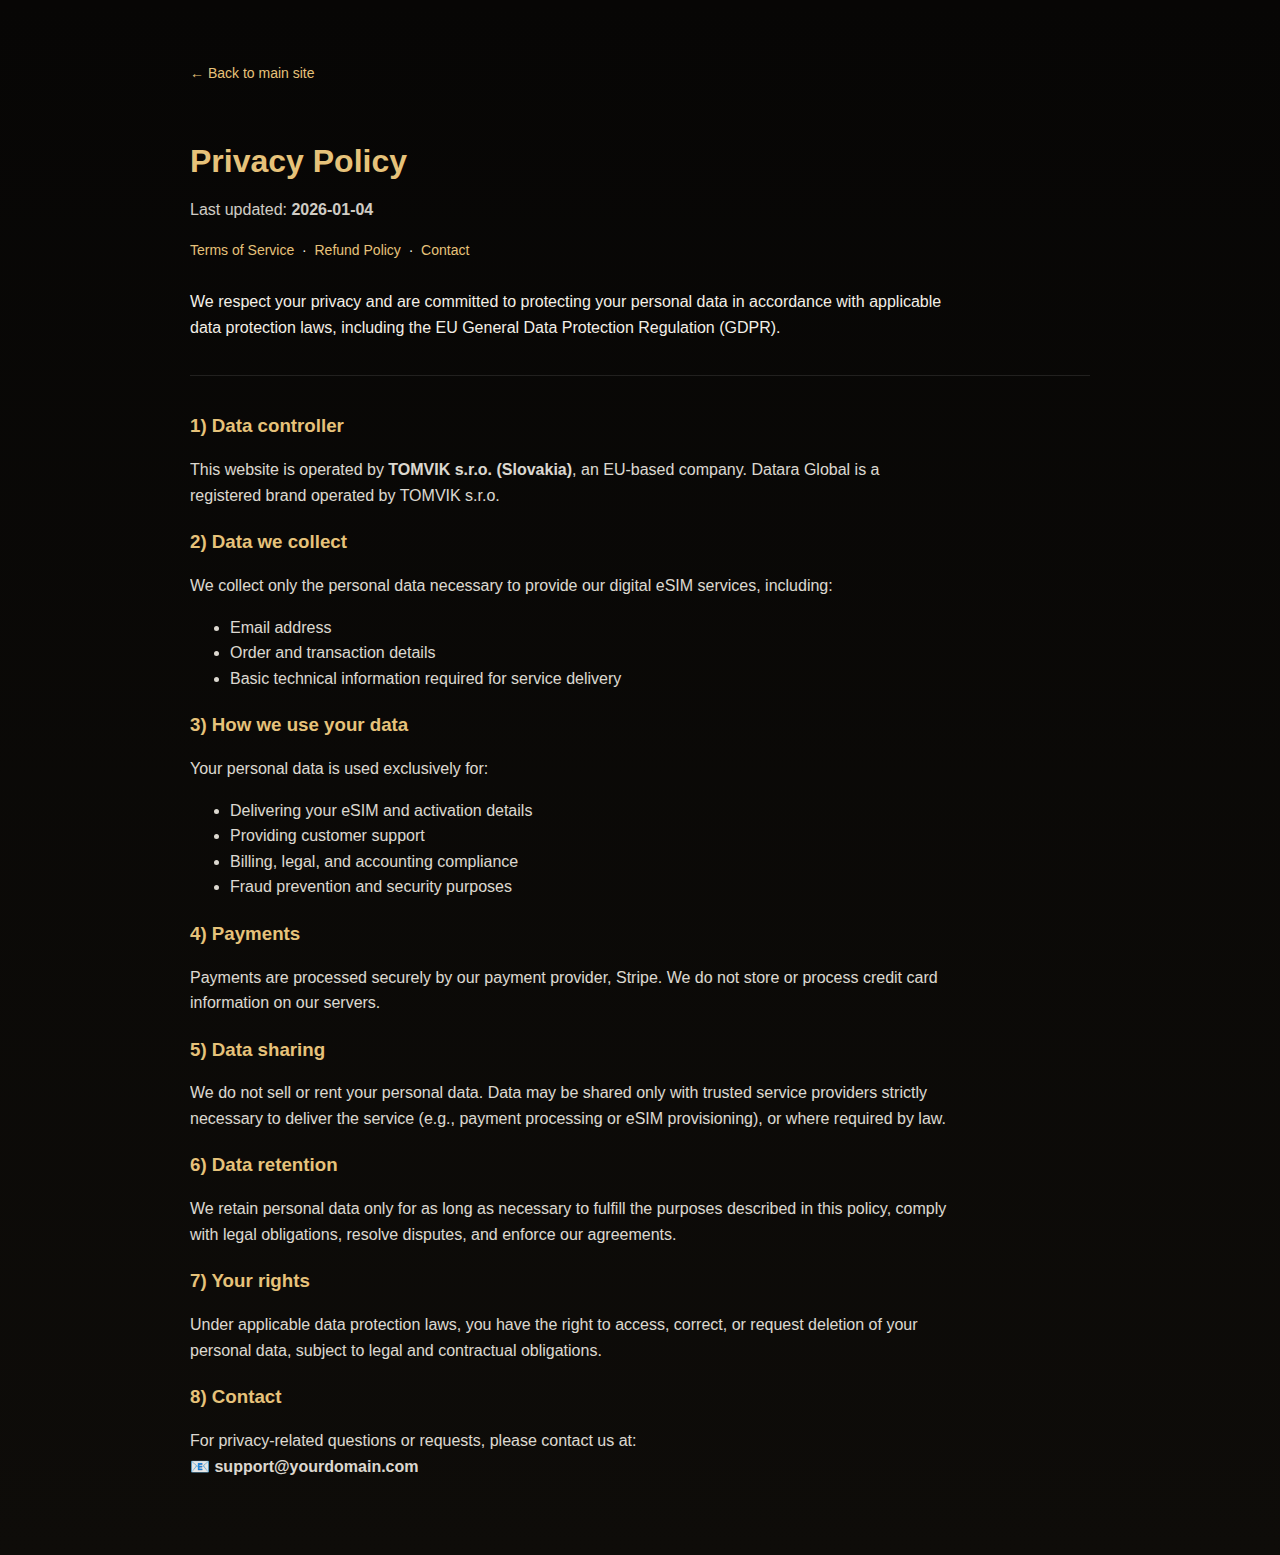
<file: privacy.html>
<!doctype html>
<html lang="en">
<head>
  <meta charset="utf-8">
  <meta name="viewport" content="width=device-width, initial-scale=1">
  <title>Privacy Policy | uaesim</title>
  <meta name="description" content="Read how uaesim collects, uses, and protects personal data for UAE eSIM services." />
  <meta name="robots" content="noindex,follow" />
  <link rel="canonical" href="https://uaesim.com/privacy.html" />
  <meta property="og:title" content="Privacy Policy | uaesim" />
  <meta property="og:description" content="Read how uaesim collects, uses, and protects personal data for UAE eSIM services." />
  <meta property="og:type" content="website" />
  <meta property="og:url" content="https://uaesim.com/privacy.html" />
  <meta property="og:image" content="https://uaesim.com/assets/hero-dubai.webp" />
  <meta name="twitter:card" content="summary_large_image" />
  <meta name="twitter:title" content="Privacy Policy | uaesim" />
  <meta name="twitter:description" content="Read how uaesim collects, uses, and protects personal data for UAE eSIM services." />
  <meta name="twitter:image" content="https://uaesim.com/assets/hero-dubai.webp" />
</head>

<body style="
  margin:0;
  background:linear-gradient(180deg,#070605,#0e0c09);
  color:#f3efe6;
  font-family:Inter,Arial,sans-serif;
  line-height:1.6;
">

  <div style="max-width:900px;margin:0 auto;padding:60px 20px;">

    <a href="index.html" style="
      display:inline-block;
      margin-bottom:30px;
      color:#e6c27a;
      text-decoration:none;
      font-size:14px;
    ">
      ← Back to main site
    </a>

    <h1 style="color:#e6c27a;margin-bottom:10px;">Privacy Policy</h1>
    <p style="opacity:.85;margin-top:0;">Last updated: <strong>2026-01-04</strong></p>

    <!-- Quick links -->
    <p style="font-size:14px;margin:16px 0 28px 0;">
      <a href="terms.html" style="color:#e6c27a;text-decoration:none;">Terms of Service</a>
      &nbsp;·&nbsp;
      <a href="refund.html" style="color:#e6c27a;text-decoration:none;">Refund Policy</a>
      &nbsp;·&nbsp;
      <a href="contact.html" style="color:#e6c27a;text-decoration:none;">Contact</a>
    </p>

    <p style="max-width:760px;">
      We respect your privacy and are committed to protecting your personal data in accordance
      with applicable data protection laws, including the EU General Data Protection Regulation (GDPR).
    </p>

    <hr style="
      border:none;
      height:1px;
      background:rgba(255,255,255,.1);
      margin:35px 0;
    ">

    <h3 style="color:#e6c27a;margin-bottom:10px;">1) Data controller</h3>
    <p style="max-width:760px;opacity:.9;">
      This website is operated by <strong>TOMVIK s.r.o. (Slovakia)</strong>, an EU-based company.
      Datara Global is a registered brand operated by TOMVIK s.r.o.
    </p>

    <h3 style="color:#e6c27a;margin-bottom:10px;">2) Data we collect</h3>
    <p style="max-width:760px;opacity:.9;">
      We collect only the personal data necessary to provide our digital eSIM services, including:
    </p>
    <ul style="max-width:760px;opacity:.9;">
      <li>Email address</li>
      <li>Order and transaction details</li>
      <li>Basic technical information required for service delivery</li>
    </ul>

    <h3 style="color:#e6c27a;margin-bottom:10px;">3) How we use your data</h3>
    <p style="max-width:760px;opacity:.9;">
      Your personal data is used exclusively for:
    </p>
    <ul style="max-width:760px;opacity:.9;">
      <li>Delivering your eSIM and activation details</li>
      <li>Providing customer support</li>
      <li>Billing, legal, and accounting compliance</li>
      <li>Fraud prevention and security purposes</li>
    </ul>

    <h3 style="color:#e6c27a;margin-bottom:10px;">4) Payments</h3>
    <p style="max-width:760px;opacity:.9;">
      Payments are processed securely by our payment provider, Stripe.
      We do not store or process credit card information on our servers.
    </p>

    <h3 style="color:#e6c27a;margin-bottom:10px;">5) Data sharing</h3>
    <p style="max-width:760px;opacity:.9;">
      We do not sell or rent your personal data. Data may be shared only with trusted service
      providers strictly necessary to deliver the service (e.g., payment processing or eSIM provisioning),
      or where required by law.
    </p>

    <h3 style="color:#e6c27a;margin-bottom:10px;">6) Data retention</h3>
    <p style="max-width:760px;opacity:.9;">
      We retain personal data only for as long as necessary to fulfill the purposes described in this policy,
      comply with legal obligations, resolve disputes, and enforce our agreements.
    </p>

    <h3 style="color:#e6c27a;margin-bottom:10px;">7) Your rights</h3>
    <p style="max-width:760px;opacity:.9;">
      Under applicable data protection laws, you have the right to access, correct, or request deletion
      of your personal data, subject to legal and contractual obligations.
    </p>

    <h3 style="color:#e6c27a;margin-bottom:10px;">8) Contact</h3>
    <p style="max-width:760px;opacity:.9;">
      For privacy-related questions or requests, please contact us at:<br>
      📧 <strong>support@yourdomain.com</strong>
    </p>

  </div>

</body>
</html>
</file>
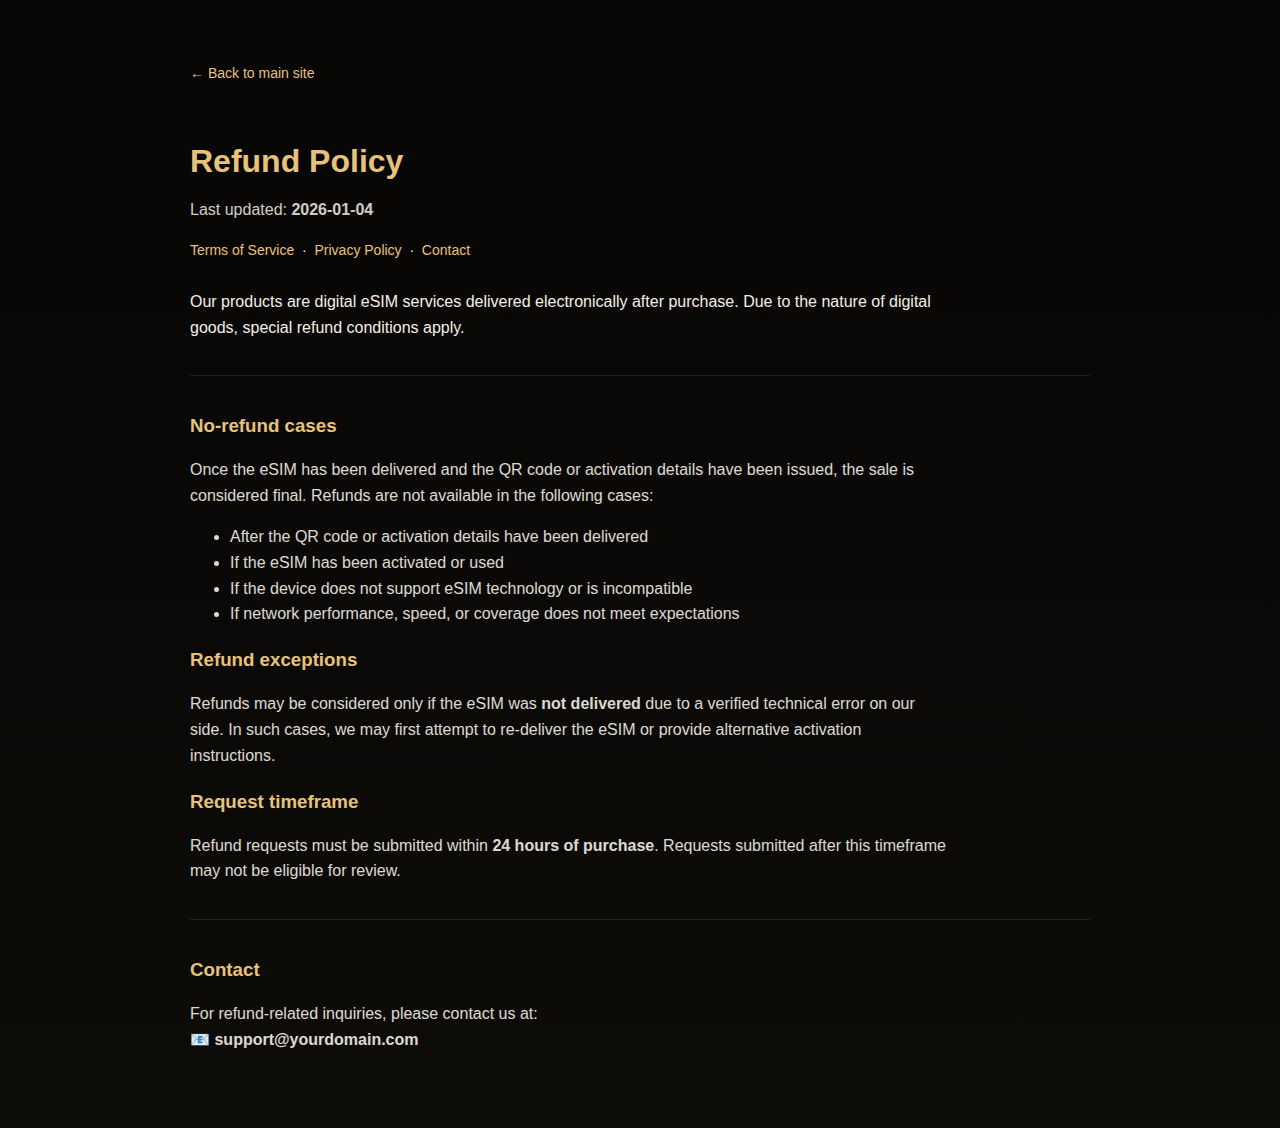
<file: refund.html>
<!doctype html>
<html lang="en">
<head>
  <meta charset="utf-8">
  <meta name="viewport" content="width=device-width, initial-scale=1">
  <title>Refund Policy | uaesim</title>
  <meta name="description" content="Understand refund eligibility and conditions for uaesim digital eSIM purchases." />
  <meta name="robots" content="noindex,follow" />
  <link rel="canonical" href="https://uaesim.com/refund.html" />
  <meta property="og:title" content="Refund Policy | uaesim" />
  <meta property="og:description" content="Understand refund eligibility and conditions for uaesim digital eSIM purchases." />
  <meta property="og:type" content="website" />
  <meta property="og:url" content="https://uaesim.com/refund.html" />
  <meta property="og:image" content="https://uaesim.com/assets/hero-dubai.webp" />
  <meta name="twitter:card" content="summary_large_image" />
  <meta name="twitter:title" content="Refund Policy | uaesim" />
  <meta name="twitter:description" content="Understand refund eligibility and conditions for uaesim digital eSIM purchases." />
  <meta name="twitter:image" content="https://uaesim.com/assets/hero-dubai.webp" />
</head>

<body style="
  margin:0;
  background:linear-gradient(180deg,#070605,#0e0c09);
  color:#f3efe6;
  font-family:Inter,Arial,sans-serif;
  line-height:1.6;
">

  <div style="max-width:900px;margin:0 auto;padding:60px 20px;">

    <a href="index.html" style="
      display:inline-block;
      margin-bottom:30px;
      color:#e6c27a;
      text-decoration:none;
      font-size:14px;
    ">
      ← Back to main site
    </a>

    <h1 style="color:#e6c27a;margin-bottom:10px;">Refund Policy</h1>
    <p style="opacity:.85;margin-top:0;">Last updated: <strong>2026-01-04</strong></p>

    <!-- Quick links (no footer needed) -->
    <p style="font-size:14px;margin:16px 0 28px 0;">
      <a href="terms.html" style="color:#e6c27a;text-decoration:none;">Terms of Service</a>
      &nbsp;·&nbsp;
      <a href="privacy.html" style="color:#e6c27a;text-decoration:none;">Privacy Policy</a>
      &nbsp;·&nbsp;
      <a href="contact.html" style="color:#e6c27a;text-decoration:none;">Contact</a>
    </p>

    <p style="max-width:760px;">
      Our products are digital eSIM services delivered electronically after purchase.
      Due to the nature of digital goods, special refund conditions apply.
    </p>

    <hr style="
      border:none;
      height:1px;
      background:rgba(255,255,255,.1);
      margin:35px 0;
    ">

    <h3 style="color:#e6c27a;margin-bottom:10px;">No-refund cases</h3>

    <p style="max-width:760px;opacity:.9;">
      Once the eSIM has been delivered and the QR code or activation details have been issued,
      the sale is considered final. Refunds are not available in the following cases:
    </p>

    <ul style="max-width:760px;opacity:.9;">
      <li>After the QR code or activation details have been delivered</li>
      <li>If the eSIM has been activated or used</li>
      <li>If the device does not support eSIM technology or is incompatible</li>
      <li>If network performance, speed, or coverage does not meet expectations</li>
    </ul>

    <h3 style="color:#e6c27a;margin-bottom:10px;">Refund exceptions</h3>

    <p style="max-width:760px;opacity:.9;">
      Refunds may be considered only if the eSIM was <strong>not delivered</strong> due to a verified
      technical error on our side. In such cases, we may first attempt to re-deliver the eSIM or provide
      alternative activation instructions.
    </p>

    <h3 style="color:#e6c27a;margin-bottom:10px;">Request timeframe</h3>

    <p style="max-width:760px;opacity:.9;">
      Refund requests must be submitted within <strong>24 hours of purchase</strong>.
      Requests submitted after this timeframe may not be eligible for review.
    </p>

    <hr style="
      border:none;
      height:1px;
      background:rgba(255,255,255,.1);
      margin:35px 0;
    ">

    <h3 style="color:#e6c27a;margin-bottom:10px;">Contact</h3>

    <p style="max-width:760px;opacity:.9;">
      For refund-related inquiries, please contact us at:<br>
      📧 <strong>support@yourdomain.com</strong>
    </p>

  </div>

</body>
</html>
</file>
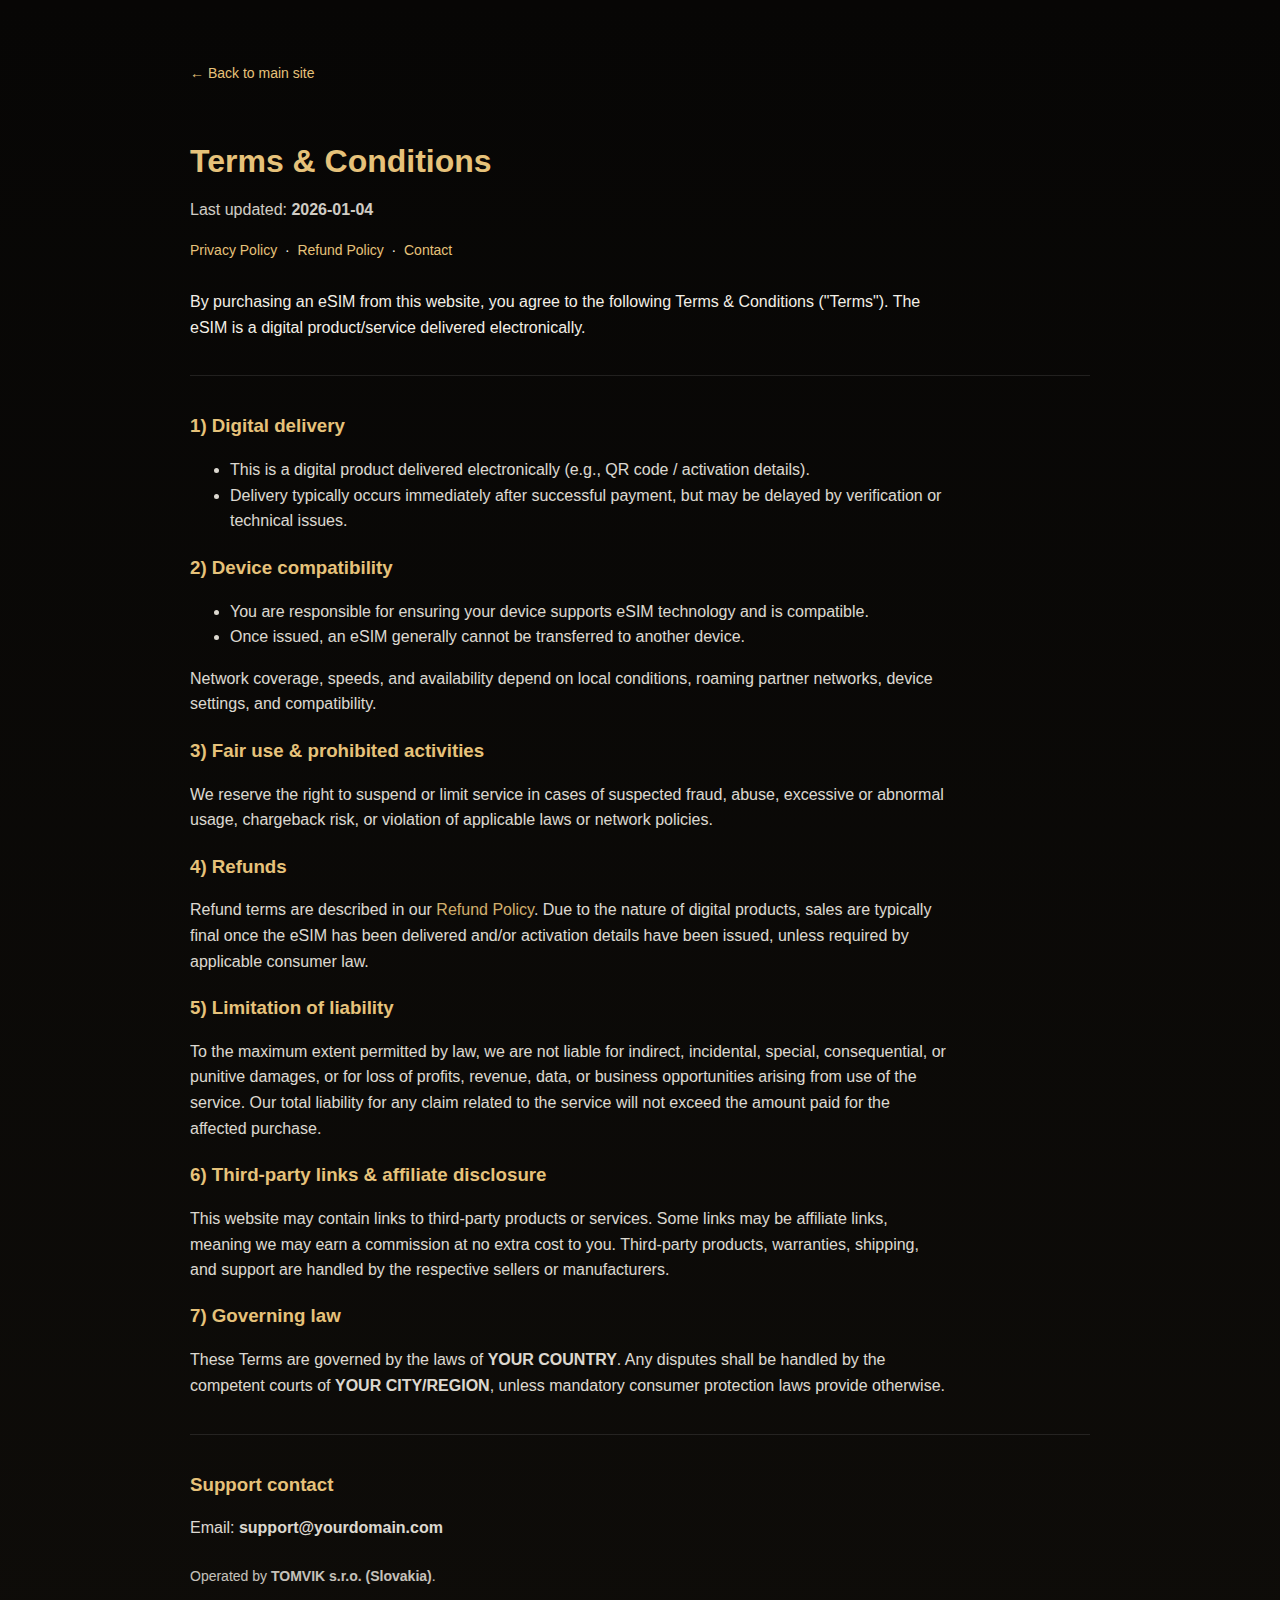
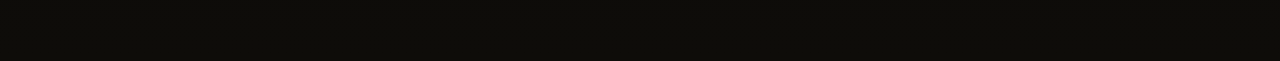
<file: terms.html>
<!doctype html>
<html lang="en">
<head>
  <meta charset="utf-8">
  <meta name="viewport" content="width=device-width, initial-scale=1">
  <title>Terms &amp; Conditions | uaesim</title>
  <meta name="description" content="Review the terms and conditions for purchasing and using uaesim digital eSIM services." />
  <meta name="robots" content="noindex,follow" />
  <link rel="canonical" href="https://uaesim.com/terms.html" />
  <meta property="og:title" content="Terms &amp; Conditions | uaesim" />
  <meta property="og:description" content="Review the terms and conditions for purchasing and using uaesim digital eSIM services." />
  <meta property="og:type" content="website" />
  <meta property="og:url" content="https://uaesim.com/terms.html" />
  <meta property="og:image" content="https://uaesim.com/assets/hero-dubai.webp" />
  <meta name="twitter:card" content="summary_large_image" />
  <meta name="twitter:title" content="Terms &amp; Conditions | uaesim" />
  <meta name="twitter:description" content="Review the terms and conditions for purchasing and using uaesim digital eSIM services." />
  <meta name="twitter:image" content="https://uaesim.com/assets/hero-dubai.webp" />
</head>

<body style="
  margin:0;
  background:linear-gradient(180deg,#070605,#0e0c09);
  color:#f3efe6;
  font-family:Inter,Arial,sans-serif;
  line-height:1.6;
">

  <div style="max-width:900px;margin:0 auto;padding:60px 20px;">

    <a href="index.html" style="
      display:inline-block;
      margin-bottom:30px;
      color:#e6c27a;
      text-decoration:none;
      font-size:14px;
    ">
      ← Back to main site
    </a>

    <h1 style="color:#e6c27a;margin-bottom:10px;">Terms &amp; Conditions</h1>
    <p style="opacity:.85;margin-top:0;">Last updated: <strong>2026-01-04</strong></p>

    <!-- Quick links (no footer needed) -->
    <p style="font-size:14px;margin:16px 0 28px 0;">
      <a href="privacy.html" style="color:#e6c27a;text-decoration:none;">Privacy Policy</a>
      &nbsp;·&nbsp;
      <a href="refund.html" style="color:#e6c27a;text-decoration:none;">Refund Policy</a>
      &nbsp;·&nbsp;
      <a href="contact.html" style="color:#e6c27a;text-decoration:none;">Contact</a>
    </p>

    <p style="max-width:760px;">
      By purchasing an eSIM from this website, you agree to the following Terms &amp; Conditions ("Terms").
      The eSIM is a digital product/service delivered electronically.
    </p>

    <hr style="
      border:none;
      height:1px;
      background:rgba(255,255,255,.1);
      margin:35px 0;
    ">

    <h3 style="color:#e6c27a;margin-bottom:10px;">1) Digital delivery</h3>
    <ul style="max-width:760px;opacity:.9;">
      <li>This is a digital product delivered electronically (e.g., QR code / activation details).</li>
      <li>Delivery typically occurs immediately after successful payment, but may be delayed by verification or technical issues.</li>
    </ul>

    <h3 style="color:#e6c27a;margin-bottom:10px;">2) Device compatibility</h3>
    <ul style="max-width:760px;opacity:.9;">
      <li>You are responsible for ensuring your device supports eSIM technology and is compatible.</li>
      <li>Once issued, an eSIM generally cannot be transferred to another device.</li>
    </ul>

    <p style="max-width:760px;opacity:.9;">
      Network coverage, speeds, and availability depend on local conditions, roaming partner networks, device settings,
      and compatibility.
    </p>

    <h3 style="color:#e6c27a;margin-bottom:10px;">3) Fair use &amp; prohibited activities</h3>
    <p style="max-width:760px;opacity:.9;">
      We reserve the right to suspend or limit service in cases of suspected fraud, abuse, excessive or abnormal usage,
      chargeback risk, or violation of applicable laws or network policies.
    </p>

    <h3 style="color:#e6c27a;margin-bottom:10px;">4) Refunds</h3>
    <p style="max-width:760px;opacity:.9;">
      Refund terms are described in our <a href="refund.html" style="color:#e6c27a;text-decoration:none;">Refund Policy</a>.
      Due to the nature of digital products, sales are typically final once the eSIM has been delivered and/or activation details
      have been issued, unless required by applicable consumer law.
    </p>

    <h3 style="color:#e6c27a;margin-bottom:10px;">5) Limitation of liability</h3>
    <p style="max-width:760px;opacity:.9;">
      To the maximum extent permitted by law, we are not liable for indirect, incidental, special, consequential, or punitive damages,
      or for loss of profits, revenue, data, or business opportunities arising from use of the service.
      Our total liability for any claim related to the service will not exceed the amount paid for the affected purchase.
    </p>

    <h3 style="color:#e6c27a;margin-bottom:10px;">6) Third-party links &amp; affiliate disclosure</h3>
    <p style="max-width:760px;opacity:.9;">
      This website may contain links to third-party products or services. Some links may be affiliate links, meaning we may earn
      a commission at no extra cost to you. Third-party products, warranties, shipping, and support are handled by the respective
      sellers or manufacturers.
    </p>

    <h3 style="color:#e6c27a;margin-bottom:10px;">7) Governing law</h3>
    <p style="max-width:760px;opacity:.9;">
      These Terms are governed by the laws of <strong>YOUR COUNTRY</strong>. Any disputes shall be handled by the competent courts of
      <strong>YOUR CITY/REGION</strong>, unless mandatory consumer protection laws provide otherwise.
    </p>

    <hr style="
      border:none;
      height:1px;
      background:rgba(255,255,255,.1);
      margin:35px 0;
    ">

    <h3 style="color:#e6c27a;margin-bottom:10px;">Support contact</h3>
    <p style="max-width:760px;opacity:.9;">
      Email: <strong>support@yourdomain.com</strong>
    </p>

    <p style="font-size:14px;opacity:.8;margin-top:24px;">
      Operated by <strong>TOMVIK s.r.o. (Slovakia)</strong>.
    </p>

  </div>
</body>
</html>
</file>
